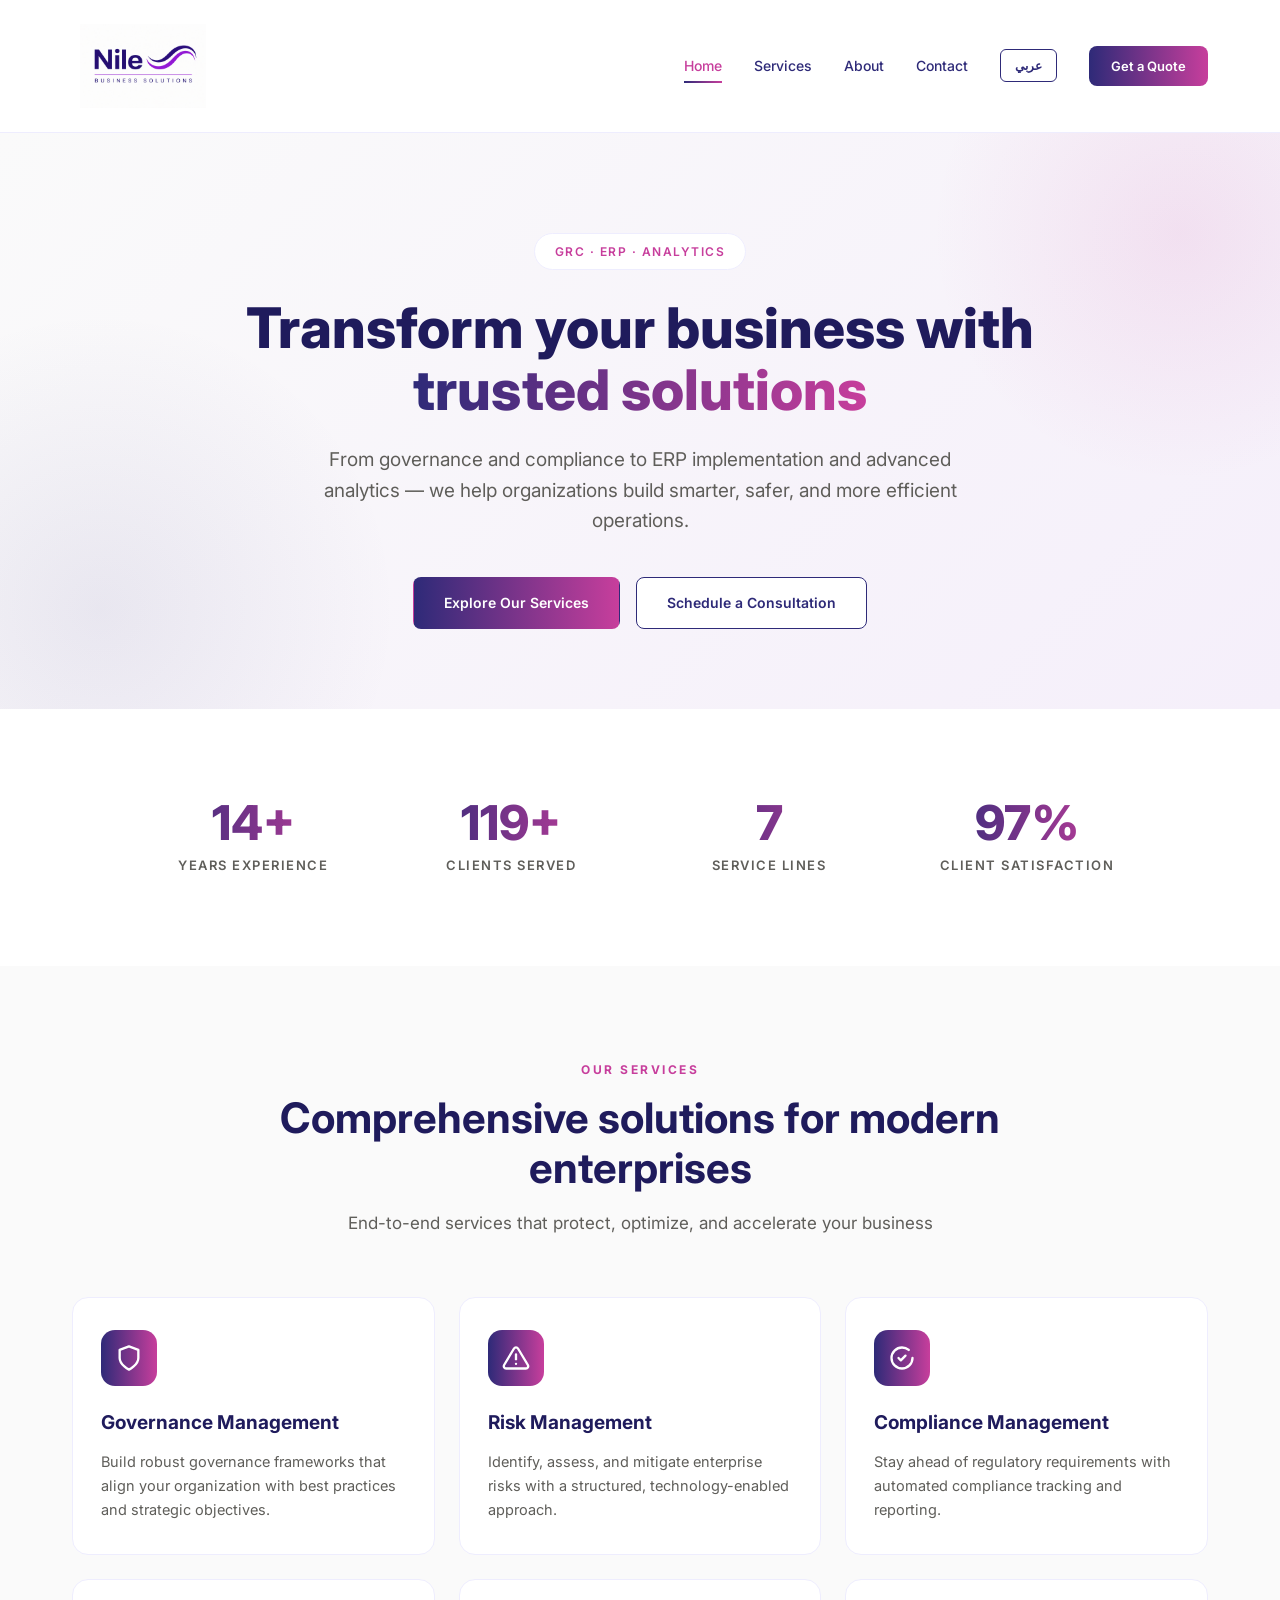
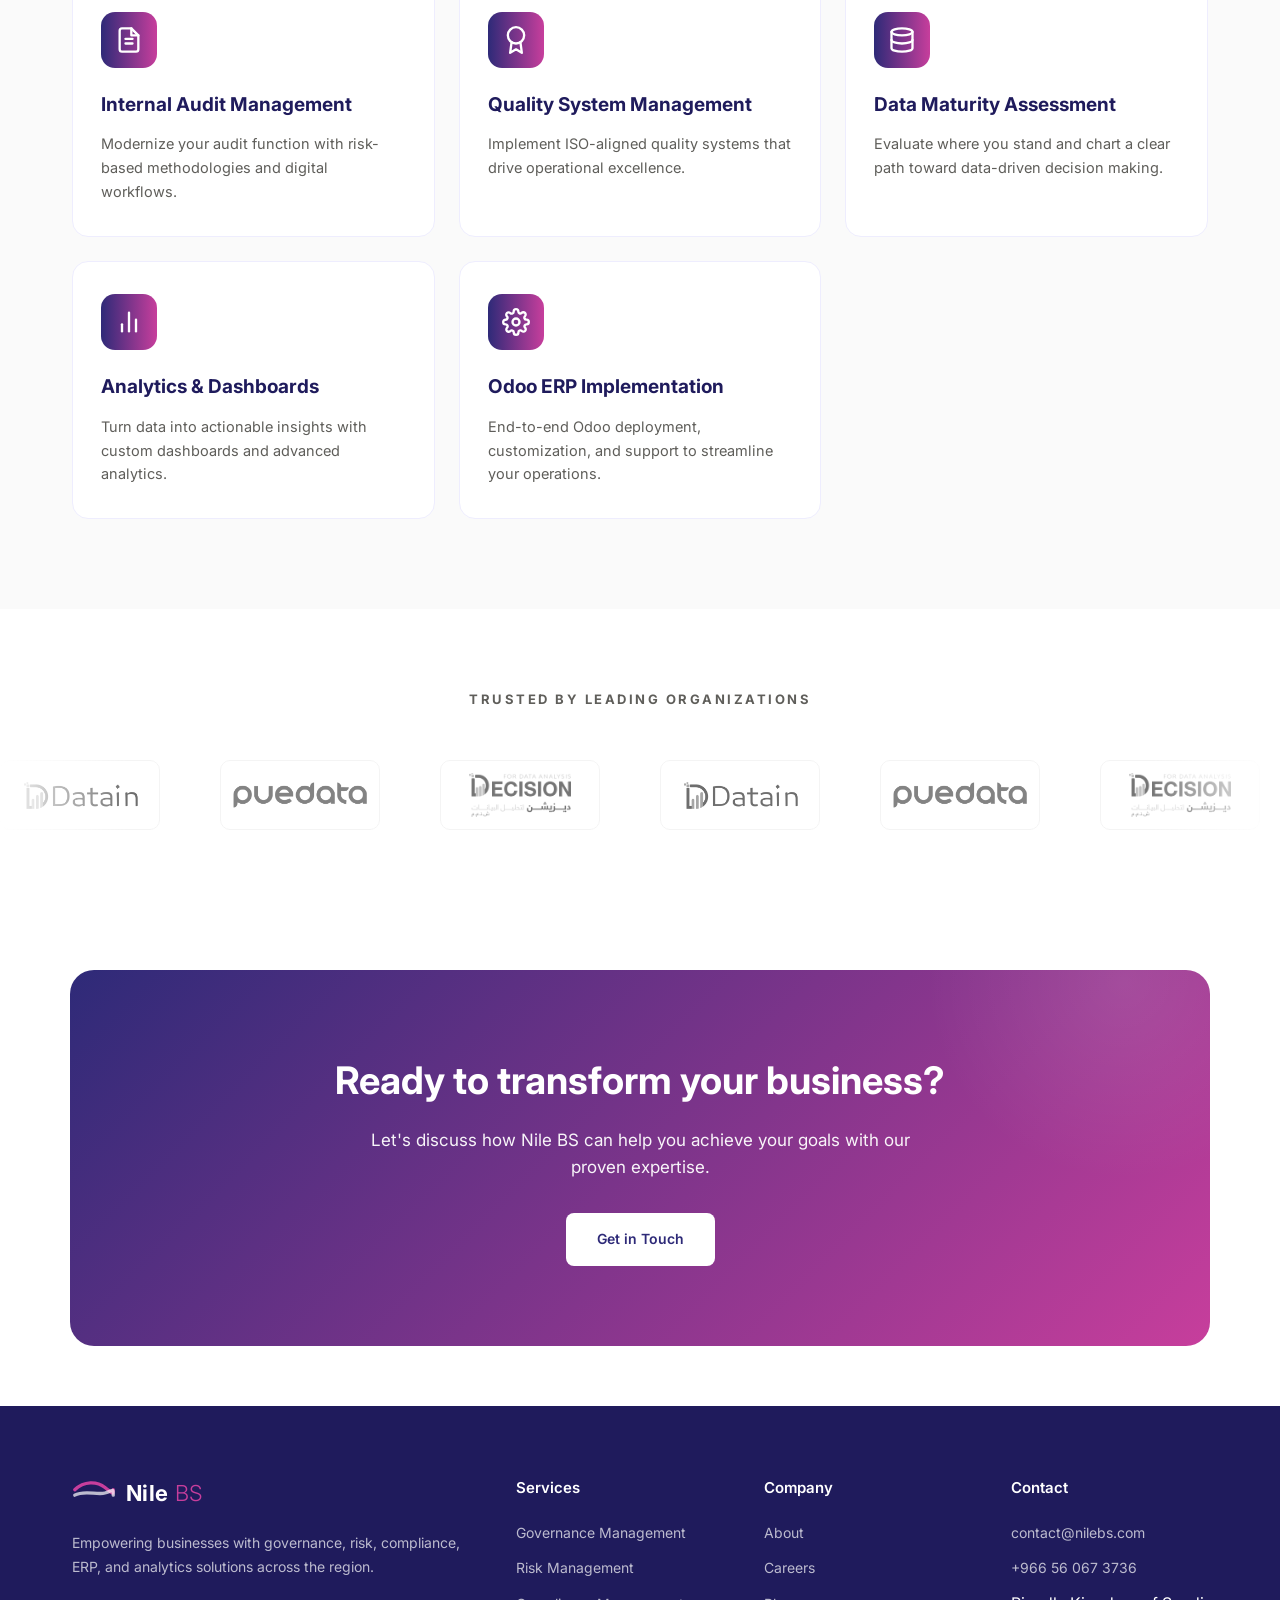
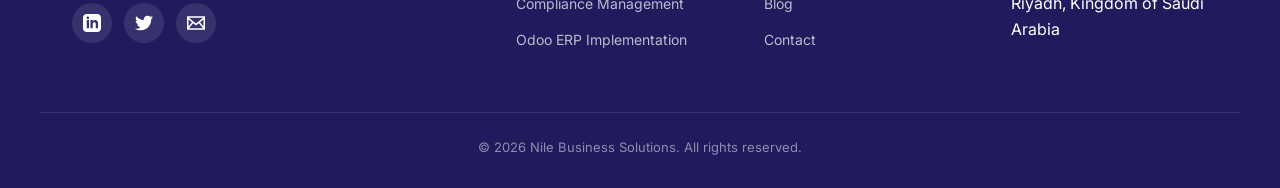
<file: index.html>
<!DOCTYPE html>
<html lang="en" dir="ltr">
<head>
<!-- Google tag (gtag.js) -->
<script async src="https://www.googletagmanager.com/gtag/js?id=G-LPM7H43KR4"></script>
<script>
  window.dataLayer = window.dataLayer || [];
  function gtag(){dataLayer.push(arguments);}
  gtag('js', new Date());

  gtag('config', 'G-LPM7H43KR4');
</script>
<meta charset="UTF-8">
<meta name="viewport" content="width=device-width, initial-scale=1.0">
<meta name="description" content="Nile Business Solutions — GRC, Odoo ERP, and Analytics solutions for modern enterprises.">
<title>Nile BS — Business Solutions for Modern Enterprises</title>
<link rel="preconnect" href="https://fonts.googleapis.com">
<link rel="preconnect" href="https://fonts.gstatic.com" crossorigin>
<link href="https://fonts.googleapis.com/css2?family=Inter:wght@300;400;500;600;700;800&family=Tajawal:wght@300;400;500;700;800&display=swap" rel="stylesheet">
<link rel="stylesheet" href="css/style.css">
<link rel="icon" type="image/svg+xml" href="images/favicon.svg">
</head>
<body>

<nav class="nav">
<div class="nav-container">
<a href="index.html" class="nav-logo">
<img src="images/logo.png" alt="Nile Business Solutions" style="height: 100px; width: auto; background: #fff; padding: 8px; border-radius: 8px;">
</a>
<div class="nav-menu">
<a href="index.html" class="nav-link active" data-i18n="nav.home">Home</a>
<a href="services.html" class="nav-link" data-i18n="nav.services">Services</a>
<a href="about.html" class="nav-link" data-i18n="nav.about">About</a>
<a href="contact.html" class="nav-link" data-i18n="nav.contact">Contact</a>
<button class="lang-switch">عربي</button>
<a href="contact.html" class="nav-cta" data-i18n="nav.cta">Get a Quote</a>
</div>
<button class="mobile-menu-btn" aria-label="Menu">
<span></span><span></span><span></span>
</button>
</div>
</nav>

<section class="hero">
<div class="container">
<span class="hero-tag" data-i18n="home.hero.tag">GRC · ERP · ANALYTICS</span>
<h1>
<span data-i18n="home.hero.title.part1">Transform your business with</span>
<span class="accent" data-i18n="home.hero.title.part2"> trusted solutions</span>
</h1>
<p data-i18n="home.hero.subtitle">From governance and compliance to ERP implementation and advanced analytics — we help organizations build smarter, safer, and more efficient operations.</p>
<div class="hero-buttons">
<a href="services.html" class="btn btn-primary" data-i18n="home.hero.cta1">Explore Our Services</a>
<a href="contact.html" class="btn btn-secondary" data-i18n="home.hero.cta2">Schedule a Consultation</a>
</div>
</div>
</section>

<section class="stats">
<div class="container">
<div class="stats-grid">
<div class="stat-item fade-in">
<div class="stat-num" data-target="15" data-suffix="+">15+</div>
<div class="stat-label" data-i18n="stats.years">Years Experience</div>
</div>
<div class="stat-item fade-in">
<div class="stat-num" data-target="120" data-suffix="+">120+</div>
<div class="stat-label" data-i18n="stats.clients">Clients Served</div>
</div>
<div class="stat-item fade-in">
<div class="stat-num" data-target="8">8</div>
<div class="stat-label" data-i18n="stats.services">Service Lines</div>
</div>
<div class="stat-item fade-in">
<div class="stat-num" data-target="98" data-suffix="%">98%</div>
<div class="stat-label" data-i18n="stats.satisfaction">Client Satisfaction</div>
</div>
</div>
</div>
</section>

<section class="section section-alt">
<div class="container">
<div class="section-title fade-in">
<span class="section-tag" data-i18n="services.tag">OUR SERVICES</span>
<h2 data-i18n="services.title">Comprehensive solutions for modern enterprises</h2>
<p data-i18n="services.subtitle">End-to-end services that protect, optimize, and accelerate your business</p>
</div>
<div class="services-grid">

<div class="service-card fade-in">
<div class="service-icon">
<svg viewBox="0 0 24 24" fill="none" stroke-width="2" stroke-linecap="round" stroke-linejoin="round"><path d="M12 22s8-4 8-10V5l-8-3-8 3v7c0 6 8 10 8 10z"/></svg>
</div>
<h3 data-i18n="services.governance.title">Governance Management</h3>
<p data-i18n="services.governance.desc">Build robust governance frameworks that align your organization with best practices and strategic objectives.</p>
</div>

<div class="service-card fade-in">
<div class="service-icon">
<svg viewBox="0 0 24 24" fill="none" stroke-width="2" stroke-linecap="round" stroke-linejoin="round"><path d="M10.29 3.86L1.82 18a2 2 0 0 0 1.71 3h16.94a2 2 0 0 0 1.71-3L13.71 3.86a2 2 0 0 0-3.42 0z"/><line x1="12" y1="9" x2="12" y2="13"/><line x1="12" y1="17" x2="12.01" y2="17"/></svg>
</div>
<h3 data-i18n="services.risk.title">Risk Management</h3>
<p data-i18n="services.risk.desc">Identify, assess, and mitigate enterprise risks with a structured, technology-enabled approach.</p>
</div>

<div class="service-card fade-in">
<div class="service-icon">
<svg viewBox="0 0 24 24" fill="none" stroke-width="2" stroke-linecap="round" stroke-linejoin="round"><path d="M9 12l2 2 4-4"/><path d="M21 12c0 4.97-4.03 9-9 9s-9-4.03-9-9 4.03-9 9-9c2.21 0 4.21.79 5.78 2.1"/></svg>
</div>
<h3 data-i18n="services.compliance.title">Compliance Management</h3>
<p data-i18n="services.compliance.desc">Stay ahead of regulatory requirements with automated compliance tracking and reporting.</p>
</div>

<div class="service-card fade-in">
<div class="service-icon">
<svg viewBox="0 0 24 24" fill="none" stroke-width="2" stroke-linecap="round" stroke-linejoin="round"><path d="M14 2H6a2 2 0 0 0-2 2v16a2 2 0 0 0 2 2h12a2 2 0 0 0 2-2V8z"/><polyline points="14 2 14 8 20 8"/><line x1="9" y1="15" x2="15" y2="15"/><line x1="9" y1="11" x2="15" y2="11"/></svg>
</div>
<h3 data-i18n="services.audit.title">Internal Audit Management</h3>
<p data-i18n="services.audit.desc">Modernize your audit function with risk-based methodologies and digital workflows.</p>
</div>

<div class="service-card fade-in">
<div class="service-icon">
<svg viewBox="0 0 24 24" fill="none" stroke-width="2" stroke-linecap="round" stroke-linejoin="round"><circle cx="12" cy="8" r="7"/><polyline points="8.21 13.89 7 23 12 20 17 23 15.79 13.88"/></svg>
</div>
<h3 data-i18n="services.quality.title">Quality System Management</h3>
<p data-i18n="services.quality.desc">Implement ISO-aligned quality systems that drive operational excellence.</p>
</div>

<div class="service-card fade-in">
<div class="service-icon">
<svg viewBox="0 0 24 24" fill="none" stroke-width="2" stroke-linecap="round" stroke-linejoin="round"><ellipse cx="12" cy="5" rx="9" ry="3"/><path d="M21 12c0 1.66-4 3-9 3s-9-1.34-9-3"/><path d="M3 5v14c0 1.66 4 3 9 3s9-1.34 9-3V5"/></svg>
</div>
<h3 data-i18n="services.maturity.title">Data Maturity Assessment</h3>
<p data-i18n="services.maturity.desc">Evaluate where you stand and chart a clear path toward data-driven decision making.</p>
</div>

<div class="service-card fade-in">
<div class="service-icon">
<svg viewBox="0 0 24 24" fill="none" stroke-width="2" stroke-linecap="round" stroke-linejoin="round"><line x1="18" y1="20" x2="18" y2="10"/><line x1="12" y1="20" x2="12" y2="4"/><line x1="6" y1="20" x2="6" y2="14"/></svg>
</div>
<h3 data-i18n="services.analytics.title">Analytics & Dashboards</h3>
<p data-i18n="services.analytics.desc">Turn data into actionable insights with custom dashboards and advanced analytics.</p>
</div>

<div class="service-card fade-in">
<div class="service-icon">
<svg viewBox="0 0 24 24" fill="none" stroke-width="2" stroke-linecap="round" stroke-linejoin="round"><circle cx="12" cy="12" r="3"/><path d="M19.4 15a1.65 1.65 0 0 0 .33 1.82l.06.06a2 2 0 0 1 0 2.83 2 2 0 0 1-2.83 0l-.06-.06a1.65 1.65 0 0 0-1.82-.33 1.65 1.65 0 0 0-1 1.51V21a2 2 0 0 1-2 2 2 2 0 0 1-2-2v-.09A1.65 1.65 0 0 0 9 19.4a1.65 1.65 0 0 0-1.82.33l-.06.06a2 2 0 0 1-2.83 0 2 2 0 0 1 0-2.83l.06-.06a1.65 1.65 0 0 0 .33-1.82 1.65 1.65 0 0 0-1.51-1H3a2 2 0 0 1-2-2 2 2 0 0 1 2-2h.09A1.65 1.65 0 0 0 4.6 9a1.65 1.65 0 0 0-.33-1.82l-.06-.06a2 2 0 0 1 0-2.83 2 2 0 0 1 2.83 0l.06.06a1.65 1.65 0 0 0 1.82.33H9a1.65 1.65 0 0 0 1-1.51V3a2 2 0 0 1 2-2 2 2 0 0 1 2 2v.09a1.65 1.65 0 0 0 1 1.51 1.65 1.65 0 0 0 1.82-.33l.06-.06a2 2 0 0 1 2.83 0 2 2 0 0 1 0 2.83l-.06.06a1.65 1.65 0 0 0-.33 1.82V9a1.65 1.65 0 0 0 1.51 1H21a2 2 0 0 1 2 2 2 2 0 0 1-2 2h-.09a1.65 1.65 0 0 0-1.51 1z"/></svg>
</div>
<h3 data-i18n="services.erp.title">Odoo ERP Implementation</h3>
<p data-i18n="services.erp.desc">End-to-end Odoo deployment, customization, and support to streamline your operations.</p>
</div>

</div>
</div>
</section>

<section class="customers">
<p class="customers-title" data-i18n="customers.title">TRUSTED BY LEADING ORGANIZATIONS</p>
<div class="logos-track-wrapper">
<div class="logos-track">
<div class="logo-item"><img src="images/clients/datain.png" alt="Datain"></div>
<div class="logo-item"><img src="images/clients/puedata.png" alt="puedata"></div>
<div class="logo-item"><img src="images/clients/decision.png" alt="Decision"></div>
<div class="logo-item"><img src="images/clients/datain.png" alt="Datain"></div>
<div class="logo-item"><img src="images/clients/puedata.png" alt="puedata"></div>
<div class="logo-item"><img src="images/clients/decision.png" alt="Decision"></div>
<div class="logo-item"><img src="images/clients/datain.png" alt="Datain"></div>
<div class="logo-item"><img src="images/clients/puedata.png" alt="puedata"></div>
<div class="logo-item"><img src="images/clients/decision.png" alt="Decision"></div>
<div class="logo-item"><img src="images/clients/datain.png" alt="Datain"></div>
<div class="logo-item"><img src="images/clients/puedata.png" alt="puedata"></div>
<div class="logo-item"><img src="images/clients/decision.png" alt="Decision"></div>
</div>
</div>
</section>

<div class="cta-section fade-in">
<h2 data-i18n="cta.title">Ready to transform your business?</h2>
<p data-i18n="cta.subtitle">Let's discuss how Nile BS can help you achieve your goals with our proven expertise.</p>
<a href="contact.html" class="btn btn-white" data-i18n="cta.button">Get in Touch</a>
</div>

<footer class="footer">
<div class="footer-grid">
<div>
<a href="index.html" class="nav-logo">
<svg viewBox="0 0 80 56" xmlns="http://www.w3.org/2000/svg" style="width: 44px; height: 32px;">
<path d="M 5 22 C 22 6, 45 6, 60 18 S 75 32, 75 22" stroke="#C73E9C" stroke-width="6" fill="none" stroke-linecap="round"/>
<path d="M 5 32 C 22 22, 45 32, 60 28 S 75 18, 75 32" stroke="#fff" stroke-width="6" fill="none" stroke-linecap="round" opacity="0.7"/>
</svg>
<span class="nav-logo-text" style="color: #fff;">Nile<span style="color: #C73E9C; font-weight: 300;"> BS</span></span>
</a>
<p class="footer-about" data-i18n="footer.about">Empowering businesses with governance, risk, compliance, ERP, and analytics solutions across the region.</p>
<div class="footer-social">
<a href="#" aria-label="LinkedIn"><svg viewBox="0 0 24 24"><path d="M19 0h-14c-2.761 0-5 2.239-5 5v14c0 2.761 2.239 5 5 5h14c2.762 0 5-2.239 5-5v-14c0-2.761-2.238-5-5-5zm-11 19h-3v-11h3v11zm-1.5-12.268c-.966 0-1.75-.79-1.75-1.764s.784-1.764 1.75-1.764 1.75.79 1.75 1.764-.783 1.764-1.75 1.764zm13.5 12.268h-3v-5.604c0-3.368-4-3.113-4 0v5.604h-3v-11h3v1.765c1.396-2.586 7-2.777 7 2.476v6.759z"/></svg></a>
<a href="#" aria-label="Twitter"><svg viewBox="0 0 24 24"><path d="M24 4.557c-.883.392-1.832.656-2.828.775 1.017-.609 1.798-1.574 2.165-2.724-.951.564-2.005.974-3.127 1.195-.897-.957-2.178-1.555-3.594-1.555-3.179 0-5.515 2.966-4.797 6.045-4.091-.205-7.719-2.165-10.148-5.144-1.29 2.213-.669 5.108 1.523 6.574-.806-.026-1.566-.247-2.229-.616-.054 2.281 1.581 4.415 3.949 4.89-.693.188-1.452.232-2.224.084.626 1.956 2.444 3.379 4.6 3.419-2.07 1.623-4.678 2.348-7.29 2.04 2.179 1.397 4.768 2.212 7.548 2.212 9.142 0 14.307-7.721 13.995-14.646.962-.695 1.797-1.562 2.457-2.549z"/></svg></a>
<a href="#" aria-label="Email"><svg viewBox="0 0 24 24"><path d="M0 3v18h24v-18h-24zm6.623 7.929l-4.623 5.712v-9.458l4.623 3.746zm-4.141-5.929h19.035l-9.517 7.713-9.518-7.713zm5.694 7.188l3.824 3.099 3.83-3.104 5.612 6.817h-18.779l5.513-6.812zm9.208-1.264l4.616-3.741v9.348l-4.616-5.607z"/></svg></a>
</div>
</div>
<div>
<h4 data-i18n="footer.services">Services</h4>
<ul>
<li><a href="services.html" data-i18n="services.governance.title">Governance</a></li>
<li><a href="services.html" data-i18n="services.risk.title">Risk Management</a></li>
<li><a href="services.html" data-i18n="services.compliance.title">Compliance</a></li>
<li><a href="services.html" data-i18n="services.erp.title">Odoo ERP</a></li>
</ul>
</div>
<div>
<h4 data-i18n="footer.company">Company</h4>
<ul>
<li><a href="about.html" data-i18n="nav.about">About</a></li>
<li><a href="#" data-i18n="footer.careers">Careers</a></li>
<li><a href="#" data-i18n="footer.blog">Blog</a></li>
<li><a href="contact.html" data-i18n="nav.contact">Contact</a></li>
</ul>
</div>
<div>
<h4 data-i18n="footer.contact">Contact</h4>
<ul>
<li><a href="mailto:contact@nilebs.com">contact@nilebs.com</a></li>
<li><a href="tel:+966560673736">+966 56 067 3736</a></li>
<li><span data-i18n="contact.address.value">Riyadh, KSA</span></li>
</ul>
</div>
</div>
<div class="footer-bottom">
<span data-i18n="footer.rights">© 2026 Nile Business Solutions. All rights reserved.</span>
</div>
</footer>

<script src="locales/translations.js"></script>
<script src="js/main.js"></script>
</body>
</html>
</file>
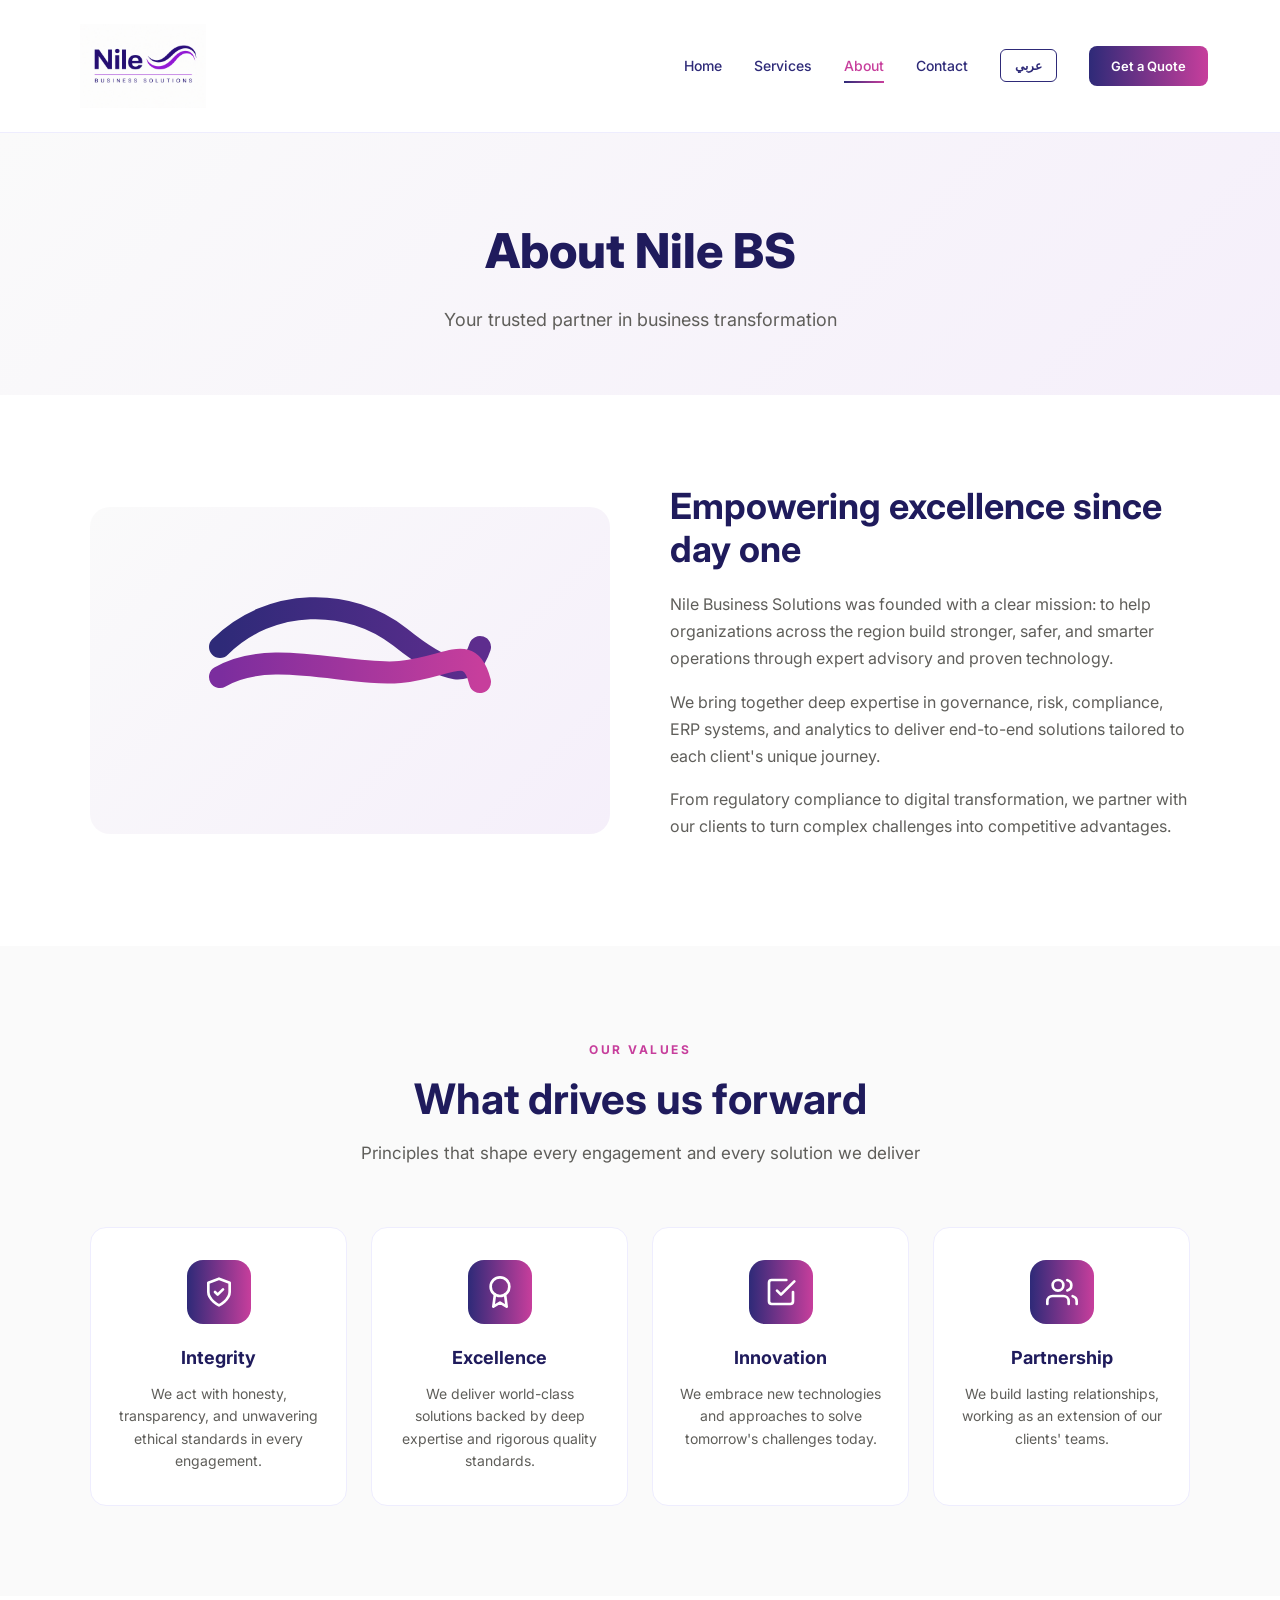
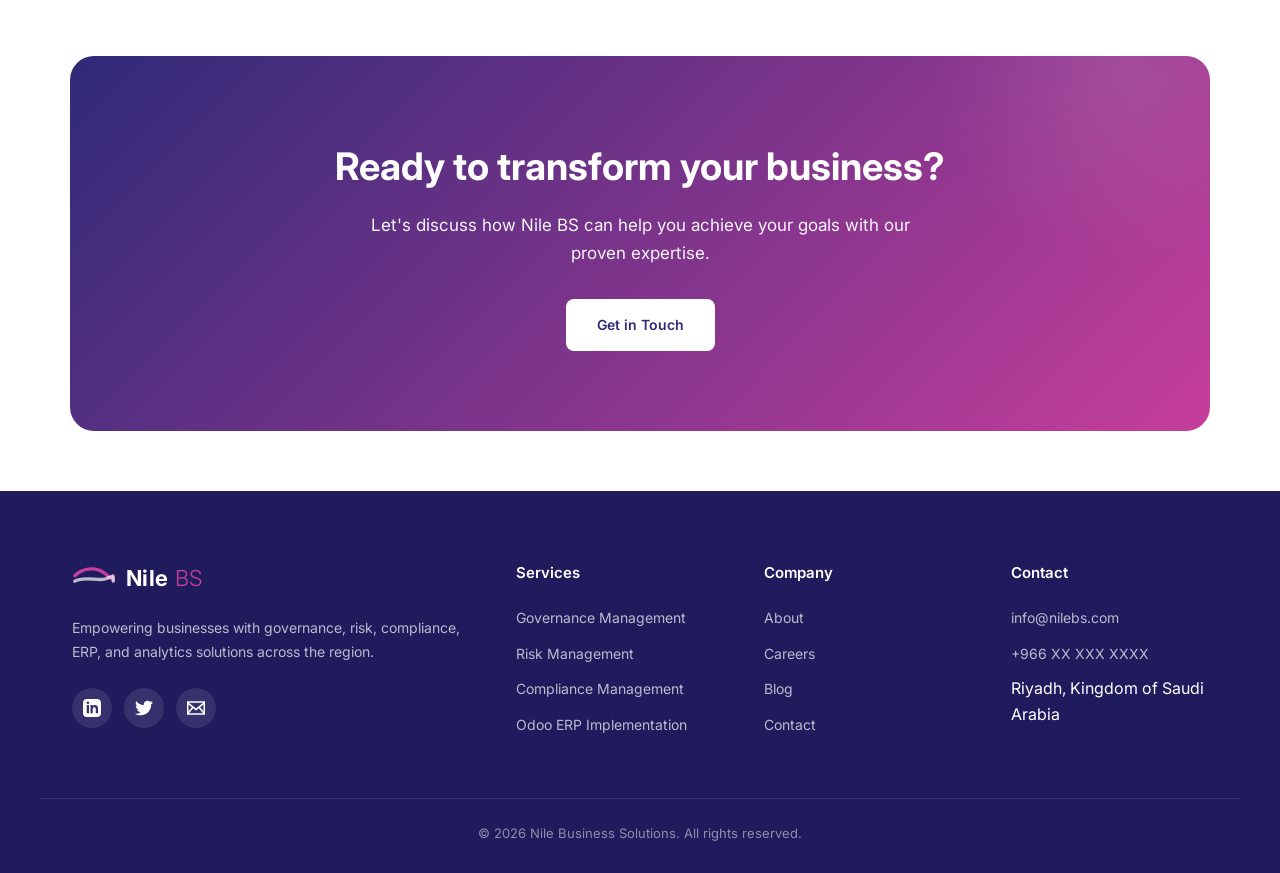
<file: about.html>
<!DOCTYPE html>
<html lang="en" dir="ltr">
<head>
<!-- Google tag (gtag.js) -->
<script async src="https://www.googletagmanager.com/gtag/js?id=G-LPM7H43KR4"></script>
<script>
  window.dataLayer = window.dataLayer || [];
  function gtag(){dataLayer.push(arguments);}
  gtag('js', new Date());

  gtag('config', 'G-LPM7H43KR4');
</script>
<meta charset="UTF-8">
<meta name="viewport" content="width=device-width, initial-scale=1.0">
<meta name="description" content="Learn about Nile Business Solutions — our story, values, and commitment to excellence in business consulting.">
<title>About — Nile Business Solutions</title>
<link rel="preconnect" href="https://fonts.googleapis.com">
<link rel="preconnect" href="https://fonts.gstatic.com" crossorigin>
<link href="https://fonts.googleapis.com/css2?family=Inter:wght@300;400;500;600;700;800&family=Tajawal:wght@300;400;500;700;800&display=swap" rel="stylesheet">
<link rel="stylesheet" href="css/style.css">
<link rel="icon" type="image/svg+xml" href="images/favicon.svg">
</head>
<body>

<nav class="nav">
<div class="nav-container">
<a href="index.html" class="nav-logo">
<img src="images/logo.png" alt="Nile Business Solutions" style="height: 100px; width: auto; background: #fff; padding: 8px; border-radius: 8px;">
</a>
<div class="nav-menu">
<a href="index.html" class="nav-link" data-i18n="nav.home">Home</a>
<a href="services.html" class="nav-link" data-i18n="nav.services">Services</a>
<a href="about.html" class="nav-link active" data-i18n="nav.about">About</a>
<a href="contact.html" class="nav-link" data-i18n="nav.contact">Contact</a>
<button class="lang-switch">عربي</button>
<a href="contact.html" class="nav-cta" data-i18n="nav.cta">Get a Quote</a>
</div>
<button class="mobile-menu-btn" aria-label="Menu">
<span></span><span></span><span></span>
</button>
</div>
</nav>

<section class="page-hero">
<div class="container">
<h1 data-i18n="about.hero.title">About Nile BS</h1>
<p data-i18n="about.hero.subtitle">Your trusted partner in business transformation</p>
</div>
</section>

<section class="section">
<div class="container">
<div class="about-grid">
<div class="about-image fade-in">
<svg viewBox="0 0 300 200" xmlns="http://www.w3.org/2000/svg">
<defs>
<linearGradient id="aboutWave1" x1="0%" y1="0%" x2="100%" y2="0%">
<stop offset="0%" stop-color="#2E2A78"/><stop offset="100%" stop-color="#5E2D8E"/>
</linearGradient>
<linearGradient id="aboutWave2" x1="0%" y1="0%" x2="100%" y2="0%">
<stop offset="0%" stop-color="#7B2D9E"/><stop offset="100%" stop-color="#C73E9C"/>
</linearGradient>
</defs>
<path d="M 20 80 C 70 30, 150 30, 200 70 S 270 110, 280 80" stroke="url(#aboutWave1)" stroke-width="22" fill="none" stroke-linecap="round"/>
<path d="M 20 110 C 70 80, 150 110, 200 105 S 270 75, 280 115" stroke="url(#aboutWave2)" stroke-width="22" fill="none" stroke-linecap="round"/>
</svg>
</div>
<div class="about-text fade-in">
<h2 data-i18n="about.story.title">Empowering excellence since day one</h2>
<p data-i18n="about.story.p1">Nile Business Solutions was founded with a clear mission: to help organizations across the region build stronger, safer, and smarter operations through expert advisory and proven technology.</p>
<p data-i18n="about.story.p2">We bring together deep expertise in governance, risk, compliance, ERP systems, and analytics to deliver end-to-end solutions tailored to each client's unique journey.</p>
<p data-i18n="about.story.p3">From regulatory compliance to digital transformation, we partner with our clients to turn complex challenges into competitive advantages.</p>
</div>
</div>
</div>
</section>

<section class="section section-alt">
<div class="container">
<div class="section-title fade-in">
<span class="section-tag" data-i18n="about.values.tag">OUR VALUES</span>
<h2 data-i18n="about.values.title">What drives us forward</h2>
<p data-i18n="about.values.subtitle">Principles that shape every engagement and every solution we deliver</p>
</div>
<div class="values-grid">

<div class="value-card fade-in">
<div class="value-icon">
<svg viewBox="0 0 24 24" fill="none" stroke-width="2" stroke-linecap="round" stroke-linejoin="round"><path d="M12 22s8-4 8-10V5l-8-3-8 3v7c0 6 8 10 8 10z"/><polyline points="9 12 11 14 15 10"/></svg>
</div>
<h3 data-i18n="about.values.integrity.title">Integrity</h3>
<p data-i18n="about.values.integrity.desc">We act with honesty, transparency, and unwavering ethical standards in every engagement.</p>
</div>

<div class="value-card fade-in">
<div class="value-icon">
<svg viewBox="0 0 24 24" fill="none" stroke-width="2" stroke-linecap="round" stroke-linejoin="round"><circle cx="12" cy="8" r="7"/><polyline points="8.21 13.89 7 23 12 20 17 23 15.79 13.88"/></svg>
</div>
<h3 data-i18n="about.values.excellence.title">Excellence</h3>
<p data-i18n="about.values.excellence.desc">We deliver world-class solutions backed by deep expertise and rigorous quality standards.</p>
</div>

<div class="value-card fade-in">
<div class="value-icon">
<svg viewBox="0 0 24 24" fill="none" stroke-width="2" stroke-linecap="round" stroke-linejoin="round"><path d="M9 11l3 3L22 4"/><path d="M21 12v7a2 2 0 0 1-2 2H5a2 2 0 0 1-2-2V5a2 2 0 0 1 2-2h11"/></svg>
</div>
<h3 data-i18n="about.values.innovation.title">Innovation</h3>
<p data-i18n="about.values.innovation.desc">We embrace new technologies and approaches to solve tomorrow's challenges today.</p>
</div>

<div class="value-card fade-in">
<div class="value-icon">
<svg viewBox="0 0 24 24" fill="none" stroke-width="2" stroke-linecap="round" stroke-linejoin="round"><path d="M17 21v-2a4 4 0 0 0-4-4H5a4 4 0 0 0-4 4v2"/><circle cx="9" cy="7" r="4"/><path d="M23 21v-2a4 4 0 0 0-3-3.87"/><path d="M16 3.13a4 4 0 0 1 0 7.75"/></svg>
</div>
<h3 data-i18n="about.values.partnership.title">Partnership</h3>
<p data-i18n="about.values.partnership.desc">We build lasting relationships, working as an extension of our clients' teams.</p>
</div>

</div>
</div>
</section>

<div class="cta-section fade-in">
<h2 data-i18n="cta.title">Ready to transform your business?</h2>
<p data-i18n="cta.subtitle">Let's discuss how Nile BS can help you achieve your goals with our proven expertise.</p>
<a href="contact.html" class="btn btn-white" data-i18n="cta.button">Get in Touch</a>
</div>

<footer class="footer">
<div class="footer-grid">
<div>
<a href="index.html" class="nav-logo">
<svg viewBox="0 0 80 56" xmlns="http://www.w3.org/2000/svg" style="width: 44px; height: 32px;">
<path d="M 5 22 C 22 6, 45 6, 60 18 S 75 32, 75 22" stroke="#C73E9C" stroke-width="6" fill="none" stroke-linecap="round"/>
<path d="M 5 32 C 22 22, 45 32, 60 28 S 75 18, 75 32" stroke="#fff" stroke-width="6" fill="none" stroke-linecap="round" opacity="0.7"/>
</svg>
<span class="nav-logo-text" style="color: #fff;">Nile<span style="color: #C73E9C; font-weight: 300;"> BS</span></span>
</a>
<p class="footer-about" data-i18n="footer.about">Empowering businesses with governance, risk, compliance, ERP, and analytics solutions across the region.</p>
<div class="footer-social">
<a href="#" aria-label="LinkedIn"><svg viewBox="0 0 24 24"><path d="M19 0h-14c-2.761 0-5 2.239-5 5v14c0 2.761 2.239 5 5 5h14c2.762 0 5-2.239 5-5v-14c0-2.761-2.238-5-5-5zm-11 19h-3v-11h3v11zm-1.5-12.268c-.966 0-1.75-.79-1.75-1.764s.784-1.764 1.75-1.764 1.75.79 1.75 1.764-.783 1.764-1.75 1.764zm13.5 12.268h-3v-5.604c0-3.368-4-3.113-4 0v5.604h-3v-11h3v1.765c1.396-2.586 7-2.777 7 2.476v6.759z"/></svg></a>
<a href="#" aria-label="Twitter"><svg viewBox="0 0 24 24"><path d="M24 4.557c-.883.392-1.832.656-2.828.775 1.017-.609 1.798-1.574 2.165-2.724-.951.564-2.005.974-3.127 1.195-.897-.957-2.178-1.555-3.594-1.555-3.179 0-5.515 2.966-4.797 6.045-4.091-.205-7.719-2.165-10.148-5.144-1.29 2.213-.669 5.108 1.523 6.574-.806-.026-1.566-.247-2.229-.616-.054 2.281 1.581 4.415 3.949 4.89-.693.188-1.452.232-2.224.084.626 1.956 2.444 3.379 4.6 3.419-2.07 1.623-4.678 2.348-7.29 2.04 2.179 1.397 4.768 2.212 7.548 2.212 9.142 0 14.307-7.721 13.995-14.646.962-.695 1.797-1.562 2.457-2.549z"/></svg></a>
<a href="#" aria-label="Email"><svg viewBox="0 0 24 24"><path d="M0 3v18h24v-18h-24zm6.623 7.929l-4.623 5.712v-9.458l4.623 3.746zm-4.141-5.929h19.035l-9.517 7.713-9.518-7.713zm5.694 7.188l3.824 3.099 3.83-3.104 5.612 6.817h-18.779l5.513-6.812zm9.208-1.264l4.616-3.741v9.348l-4.616-5.607z"/></svg></a>
</div>
</div>
<div>
<h4 data-i18n="footer.services">Services</h4>
<ul>
<li><a href="services.html" data-i18n="services.governance.title">Governance</a></li>
<li><a href="services.html" data-i18n="services.risk.title">Risk Management</a></li>
<li><a href="services.html" data-i18n="services.compliance.title">Compliance</a></li>
<li><a href="services.html" data-i18n="services.erp.title">Odoo ERP</a></li>
</ul>
</div>
<div>
<h4 data-i18n="footer.company">Company</h4>
<ul>
<li><a href="about.html" data-i18n="nav.about">About</a></li>
<li><a href="#" data-i18n="footer.careers">Careers</a></li>
<li><a href="#" data-i18n="footer.blog">Blog</a></li>
<li><a href="contact.html" data-i18n="nav.contact">Contact</a></li>
</ul>
</div>
<div>
<h4 data-i18n="footer.contact">Contact</h4>
<ul>
<li><a href="mailto:info@nilebs.com">info@nilebs.com</a></li>
<li><a href="tel:+966000000000">+966 XX XXX XXXX</a></li>
<li><span data-i18n="contact.address.value">Riyadh, KSA</span></li>
</ul>
</div>
</div>
<div class="footer-bottom">
<span data-i18n="footer.rights">© 2026 Nile Business Solutions. All rights reserved.</span>
</div>
</footer>

<script src="locales/translations.js"></script>
<script src="js/main.js"></script>
</body>
</html>
</file>
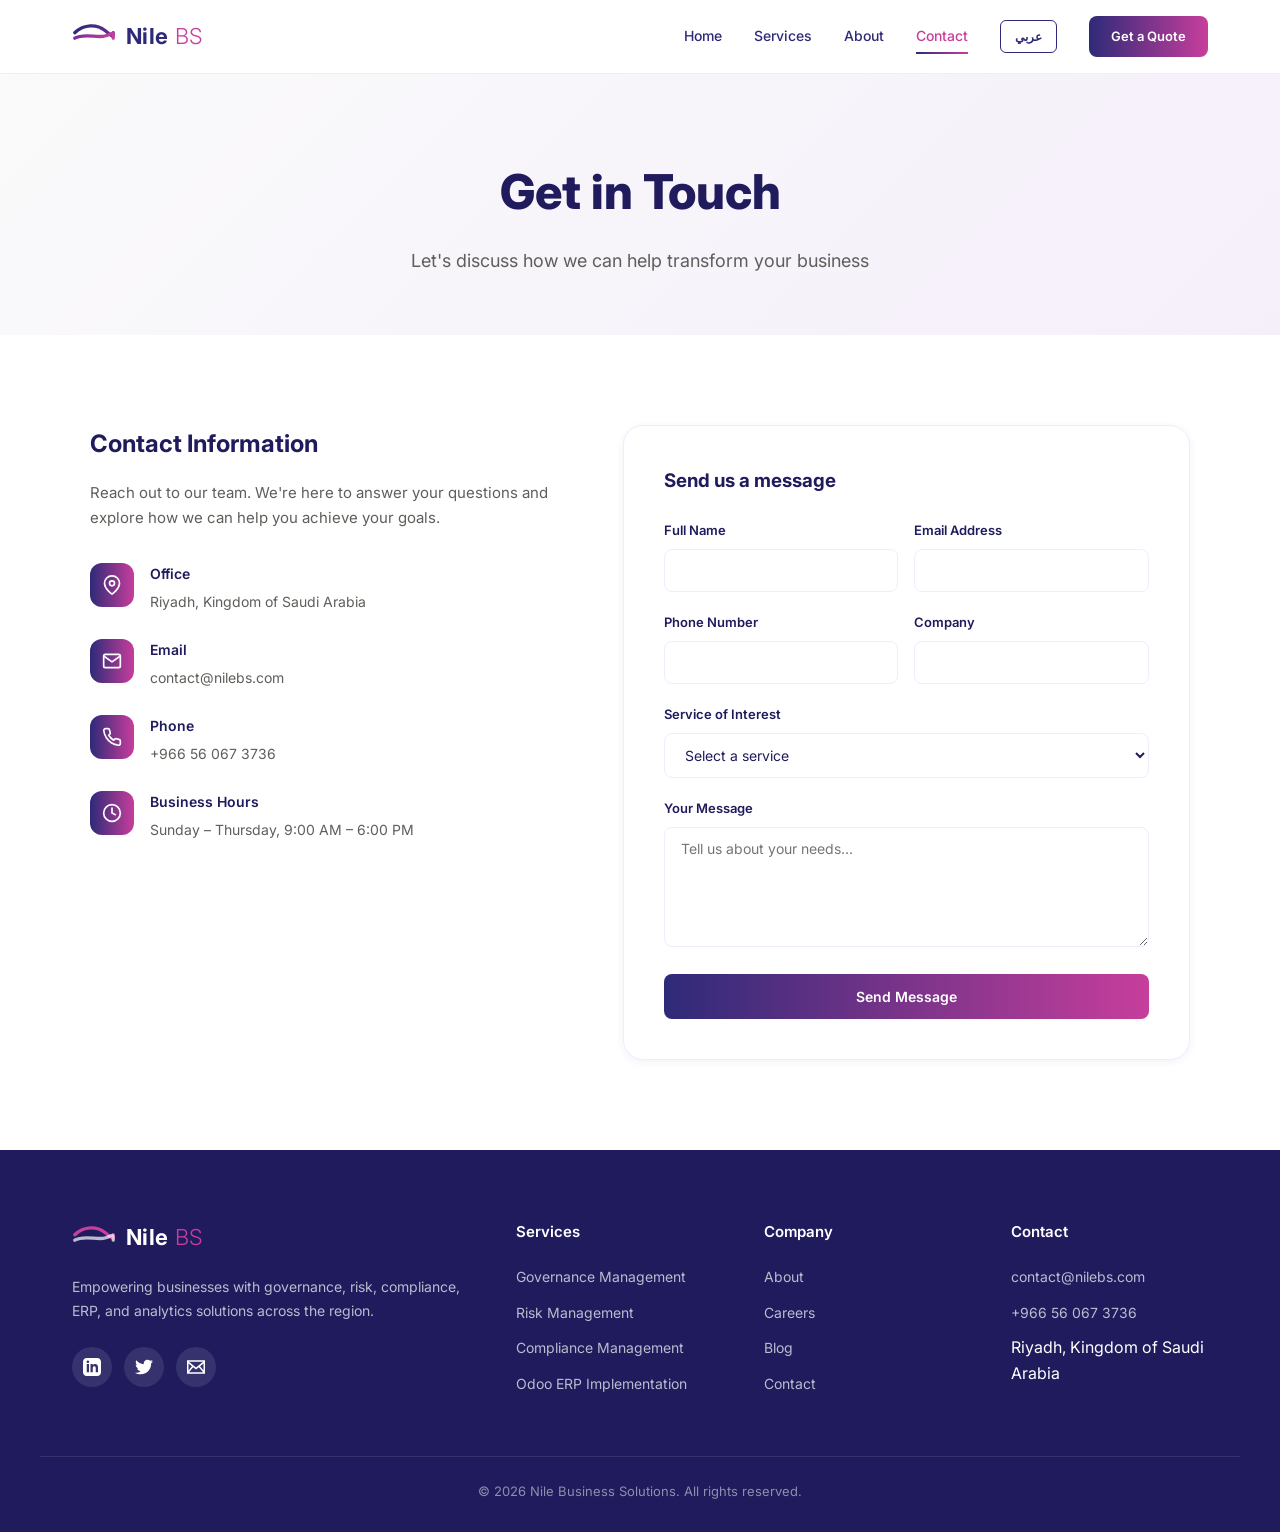
<file: contact.html>
<!DOCTYPE html>
<html lang="en" dir="ltr">
<head>
<meta charset="UTF-8">
<meta name="viewport" content="width=device-width, initial-scale=1.0">
<meta name="description" content="Contact Nile Business Solutions — get in touch for consulting, ERP, and analytics services.">
<title>Contact — Nile Business Solutions</title>
<link rel="preconnect" href="https://fonts.googleapis.com">
<link rel="preconnect" href="https://fonts.gstatic.com" crossorigin>
<link href="https://fonts.googleapis.com/css2?family=Inter:wght@300;400;500;600;700;800&family=Tajawal:wght@300;400;500;700;800&display=swap" rel="stylesheet">
<link rel="stylesheet" href="css/style.css">
<link rel="icon" type="image/svg+xml" href="images/favicon.svg">
</head>
<body>

<nav class="nav">
<div class="nav-container">
<a href="index.html" class="nav-logo">
<svg viewBox="0 0 80 56" xmlns="http://www.w3.org/2000/svg">
<defs>
<linearGradient id="topR" x1="0%" y1="0%" x2="100%" y2="0%">
<stop offset="0%" stop-color="#2E2A78"/><stop offset="100%" stop-color="#5E2D8E"/>
</linearGradient>
<linearGradient id="botR" x1="0%" y1="0%" x2="100%" y2="0%">
<stop offset="0%" stop-color="#7B2D9E"/><stop offset="100%" stop-color="#C73E9C"/>
</linearGradient>
</defs>
<path d="M 5 22 C 22 6, 45 6, 60 18 S 75 32, 75 22" stroke="url(#topR)" stroke-width="6" fill="none" stroke-linecap="round"/>
<path d="M 5 32 C 22 22, 45 32, 60 28 S 75 18, 75 32" stroke="url(#botR)" stroke-width="6" fill="none" stroke-linecap="round"/>
</svg>
<span class="nav-logo-text">Nile<span class="bs"> BS</span></span>
</a>
<div class="nav-menu">
<a href="index.html" class="nav-link" data-i18n="nav.home">Home</a>
<a href="services.html" class="nav-link" data-i18n="nav.services">Services</a>
<a href="about.html" class="nav-link" data-i18n="nav.about">About</a>
<a href="contact.html" class="nav-link active" data-i18n="nav.contact">Contact</a>
<button class="lang-switch">عربي</button>
<a href="contact.html" class="nav-cta" data-i18n="nav.cta">Get a Quote</a>
</div>
<button class="mobile-menu-btn" aria-label="Menu">
<span></span><span></span><span></span>
</button>
</div>
</nav>

<section class="page-hero">
<div class="container">
<h1 data-i18n="contact.hero.title">Get in Touch</h1>
<p data-i18n="contact.hero.subtitle">Let's discuss how we can help transform your business</p>
</div>
</section>

<section class="section">
<div class="container">
<div class="contact-grid">

<div class="contact-info fade-in">
<h3 data-i18n="contact.info.title">Contact Information</h3>
<p data-i18n="contact.info.desc">Reach out to our team. We're here to answer your questions and explore how we can help you achieve your goals.</p>

<div class="contact-item">
<div class="contact-item-icon">
<svg viewBox="0 0 24 24" fill="none" stroke-width="2" stroke-linecap="round" stroke-linejoin="round"><path d="M21 10c0 7-9 13-9 13s-9-6-9-13a9 9 0 0 1 18 0z"/><circle cx="12" cy="10" r="3"/></svg>
</div>
<div class="contact-item-content">
<strong data-i18n="contact.address.label">Office</strong>
<span data-i18n="contact.address.value">Riyadh, Kingdom of Saudi Arabia</span>
</div>
</div>

<div class="contact-item">
<div class="contact-item-icon">
<svg viewBox="0 0 24 24" fill="none" stroke-width="2" stroke-linecap="round" stroke-linejoin="round"><path d="M4 4h16c1.1 0 2 .9 2 2v12c0 1.1-.9 2-2 2H4c-1.1 0-2-.9-2-2V6c0-1.1.9-2 2-2z"/><polyline points="22,6 12,13 2,6"/></svg>
</div>
<div class="contact-item-content">
<strong data-i18n="contact.email.label">Email</strong>
<a href="mailto:contact@nilebs.com">contact@nilebs.com</a>
</div>
</div>

<div class="contact-item">
<div class="contact-item-icon">
<svg viewBox="0 0 24 24" fill="none" stroke-width="2" stroke-linecap="round" stroke-linejoin="round"><path d="M22 16.92v3a2 2 0 0 1-2.18 2 19.79 19.79 0 0 1-8.63-3.07 19.5 19.5 0 0 1-6-6 19.79 19.79 0 0 1-3.07-8.67A2 2 0 0 1 4.11 2h3a2 2 0 0 1 2 1.72 12.84 12.84 0 0 0 .7 2.81 2 2 0 0 1-.45 2.11L8.09 9.91a16 16 0 0 0 6 6l1.27-1.27a2 2 0 0 1 2.11-.45 12.84 12.84 0 0 0 2.81.7A2 2 0 0 1 22 16.92z"/></svg>
</div>
<div class="contact-item-content">
<strong data-i18n="contact.phone.label">Phone</strong>
<a href="tel:+966560673736">+966 56 067 3736</a>
</div>
</div>

<div class="contact-item">
<div class="contact-item-icon">
<svg viewBox="0 0 24 24" fill="none" stroke-width="2" stroke-linecap="round" stroke-linejoin="round"><circle cx="12" cy="12" r="10"/><polyline points="12 6 12 12 16 14"/></svg>
</div>
<div class="contact-item-content">
<strong data-i18n="contact.hours.label">Business Hours</strong>
<span data-i18n="contact.hours.value">Sunday – Thursday, 9:00 AM – 6:00 PM</span>
</div>
</div>
</div>

<div class="contact-form fade-in">
<form action="https://api.web3forms.com/submit" method="POST">
<input type="hidden" name="access_key" value="5de6b307-363e-488e-aebe-9e4d00137c64">
<input type="hidden" name="subject" value="New Contact Form Submission - Nile BS Website">
<input type="hidden" name="from_name" value="Nile BS Website">
<input type="checkbox" name="botcheck" style="display:none;">

<h3 style="margin-bottom: 24px; color: #1F1B5C;" data-i18n="contact.form.title">Send us a message</h3>

<div class="form-row">
<div class="form-group">
<label data-i18n="contact.form.name">Full Name</label>
<input type="text" name="name" required>
</div>
<div class="form-group">
<label data-i18n="contact.form.email">Email Address</label>
<input type="email" name="email" required>
</div>
</div>

<div class="form-row">
<div class="form-group">
<label data-i18n="contact.form.phone">Phone Number</label>
<input type="tel" name="phone">
</div>
<div class="form-group">
<label data-i18n="contact.form.company">Company</label>
<input type="text" name="company">
</div>
</div>

<div class="form-group">
<label data-i18n="contact.form.service">Service of Interest</label>
<select name="service">
<option value="" data-i18n="contact.form.service.placeholder">Select a service</option>
<option value="governance" data-i18n="services.governance.title">Governance Management</option>
<option value="risk" data-i18n="services.risk.title">Risk Management</option>
<option value="compliance" data-i18n="services.compliance.title">Compliance Management</option>
<option value="audit" data-i18n="services.audit.title">Internal Audit Management</option>
<option value="quality" data-i18n="services.quality.title">Quality System Management</option>
<option value="maturity" data-i18n="services.maturity.title">Data Maturity Assessment</option>
<option value="analytics" data-i18n="services.analytics.title">Analytics & Dashboards</option>
<option value="erp" data-i18n="services.erp.title">Odoo ERP Implementation</option>
</select>
</div>

<div class="form-group">
<label data-i18n="contact.form.message">Your Message</label>
<textarea name="message" rows="5" data-i18n-placeholder="contact.form.message.placeholder" required></textarea>
</div>

<button type="submit" class="form-submit" data-i18n="contact.form.submit">Send Message</button>
</form>
</div>

</div>
</div>
</section>

<footer class="footer">
<div class="footer-grid">
<div>
<a href="index.html" class="nav-logo">
<svg viewBox="0 0 80 56" xmlns="http://www.w3.org/2000/svg" style="width: 44px; height: 32px;">
<path d="M 5 22 C 22 6, 45 6, 60 18 S 75 32, 75 22" stroke="#C73E9C" stroke-width="6" fill="none" stroke-linecap="round"/>
<path d="M 5 32 C 22 22, 45 32, 60 28 S 75 18, 75 32" stroke="#fff" stroke-width="6" fill="none" stroke-linecap="round" opacity="0.7"/>
</svg>
<span class="nav-logo-text" style="color: #fff;">Nile<span style="color: #C73E9C; font-weight: 300;"> BS</span></span>
</a>
<p class="footer-about" data-i18n="footer.about">Empowering businesses with governance, risk, compliance, ERP, and analytics solutions across the region.</p>
<div class="footer-social">
<a href="#" aria-label="LinkedIn"><svg viewBox="0 0 24 24"><path d="M19 0h-14c-2.761 0-5 2.239-5 5v14c0 2.761 2.239 5 5 5h14c2.762 0 5-2.239 5-5v-14c0-2.761-2.238-5-5-5zm-11 19h-3v-11h3v11zm-1.5-12.268c-.966 0-1.75-.79-1.75-1.764s.784-1.764 1.75-1.764 1.75.79 1.75 1.764-.783 1.764-1.75 1.764zm13.5 12.268h-3v-5.604c0-3.368-4-3.113-4 0v5.604h-3v-11h3v1.765c1.396-2.586 7-2.777 7 2.476v6.759z"/></svg></a>
<a href="#" aria-label="Twitter"><svg viewBox="0 0 24 24"><path d="M24 4.557c-.883.392-1.832.656-2.828.775 1.017-.609 1.798-1.574 2.165-2.724-.951.564-2.005.974-3.127 1.195-.897-.957-2.178-1.555-3.594-1.555-3.179 0-5.515 2.966-4.797 6.045-4.091-.205-7.719-2.165-10.148-5.144-1.29 2.213-.669 5.108 1.523 6.574-.806-.026-1.566-.247-2.229-.616-.054 2.281 1.581 4.415 3.949 4.89-.693.188-1.452.232-2.224.084.626 1.956 2.444 3.379 4.6 3.419-2.07 1.623-4.678 2.348-7.29 2.04 2.179 1.397 4.768 2.212 7.548 2.212 9.142 0 14.307-7.721 13.995-14.646.962-.695 1.797-1.562 2.457-2.549z"/></svg></a>
<a href="#" aria-label="Email"><svg viewBox="0 0 24 24"><path d="M0 3v18h24v-18h-24zm6.623 7.929l-4.623 5.712v-9.458l4.623 3.746zm-4.141-5.929h19.035l-9.517 7.713-9.518-7.713zm5.694 7.188l3.824 3.099 3.83-3.104 5.612 6.817h-18.779l5.513-6.812zm9.208-1.264l4.616-3.741v9.348l-4.616-5.607z"/></svg></a>
</div>
</div>
<div>
<h4 data-i18n="footer.services">Services</h4>
<ul>
<li><a href="services.html" data-i18n="services.governance.title">Governance</a></li>
<li><a href="services.html" data-i18n="services.risk.title">Risk Management</a></li>
<li><a href="services.html" data-i18n="services.compliance.title">Compliance</a></li>
<li><a href="services.html" data-i18n="services.erp.title">Odoo ERP</a></li>
</ul>
</div>
<div>
<h4 data-i18n="footer.company">Company</h4>
<ul>
<li><a href="about.html" data-i18n="nav.about">About</a></li>
<li><a href="#" data-i18n="footer.careers">Careers</a></li>
<li><a href="#" data-i18n="footer.blog">Blog</a></li>
<li><a href="contact.html" data-i18n="nav.contact">Contact</a></li>
</ul>
</div>
<div>
<h4 data-i18n="footer.contact">Contact</h4>
<ul>
<li><a href="mailto:contact@nilebs.com">contact@nilebs.com</a></li>
<li><a href="tel:+966560673736">+966 56 067 3736</a></li>
<li><span data-i18n="contact.address.value">Riyadh, KSA</span></li>
</ul>
</div>
</div>
<div class="footer-bottom">
<span data-i18n="footer.rights">© 2026 Nile Business Solutions. All rights reserved.</span>
</div>
</footer>

<script src="locales/translations.js"></script>
<script src="js/main.js"></script>
</body>
</html>
</file>
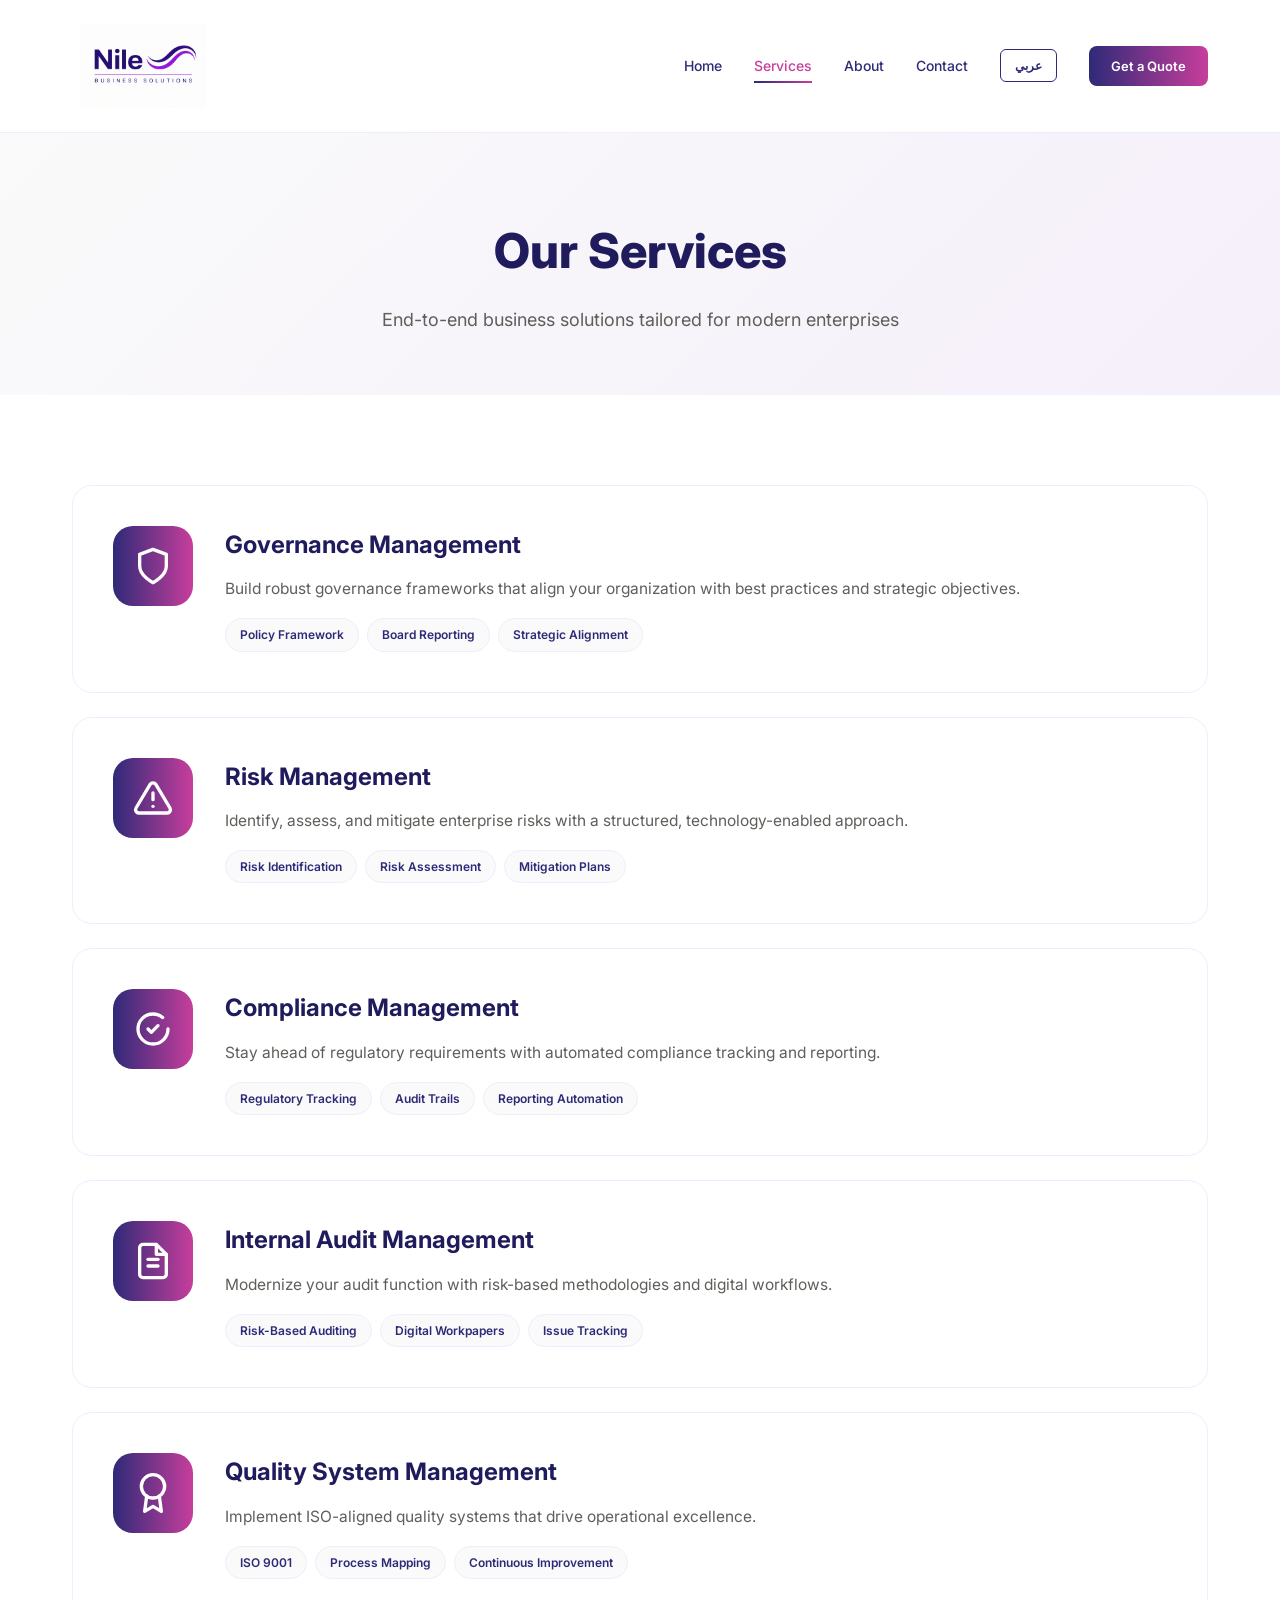
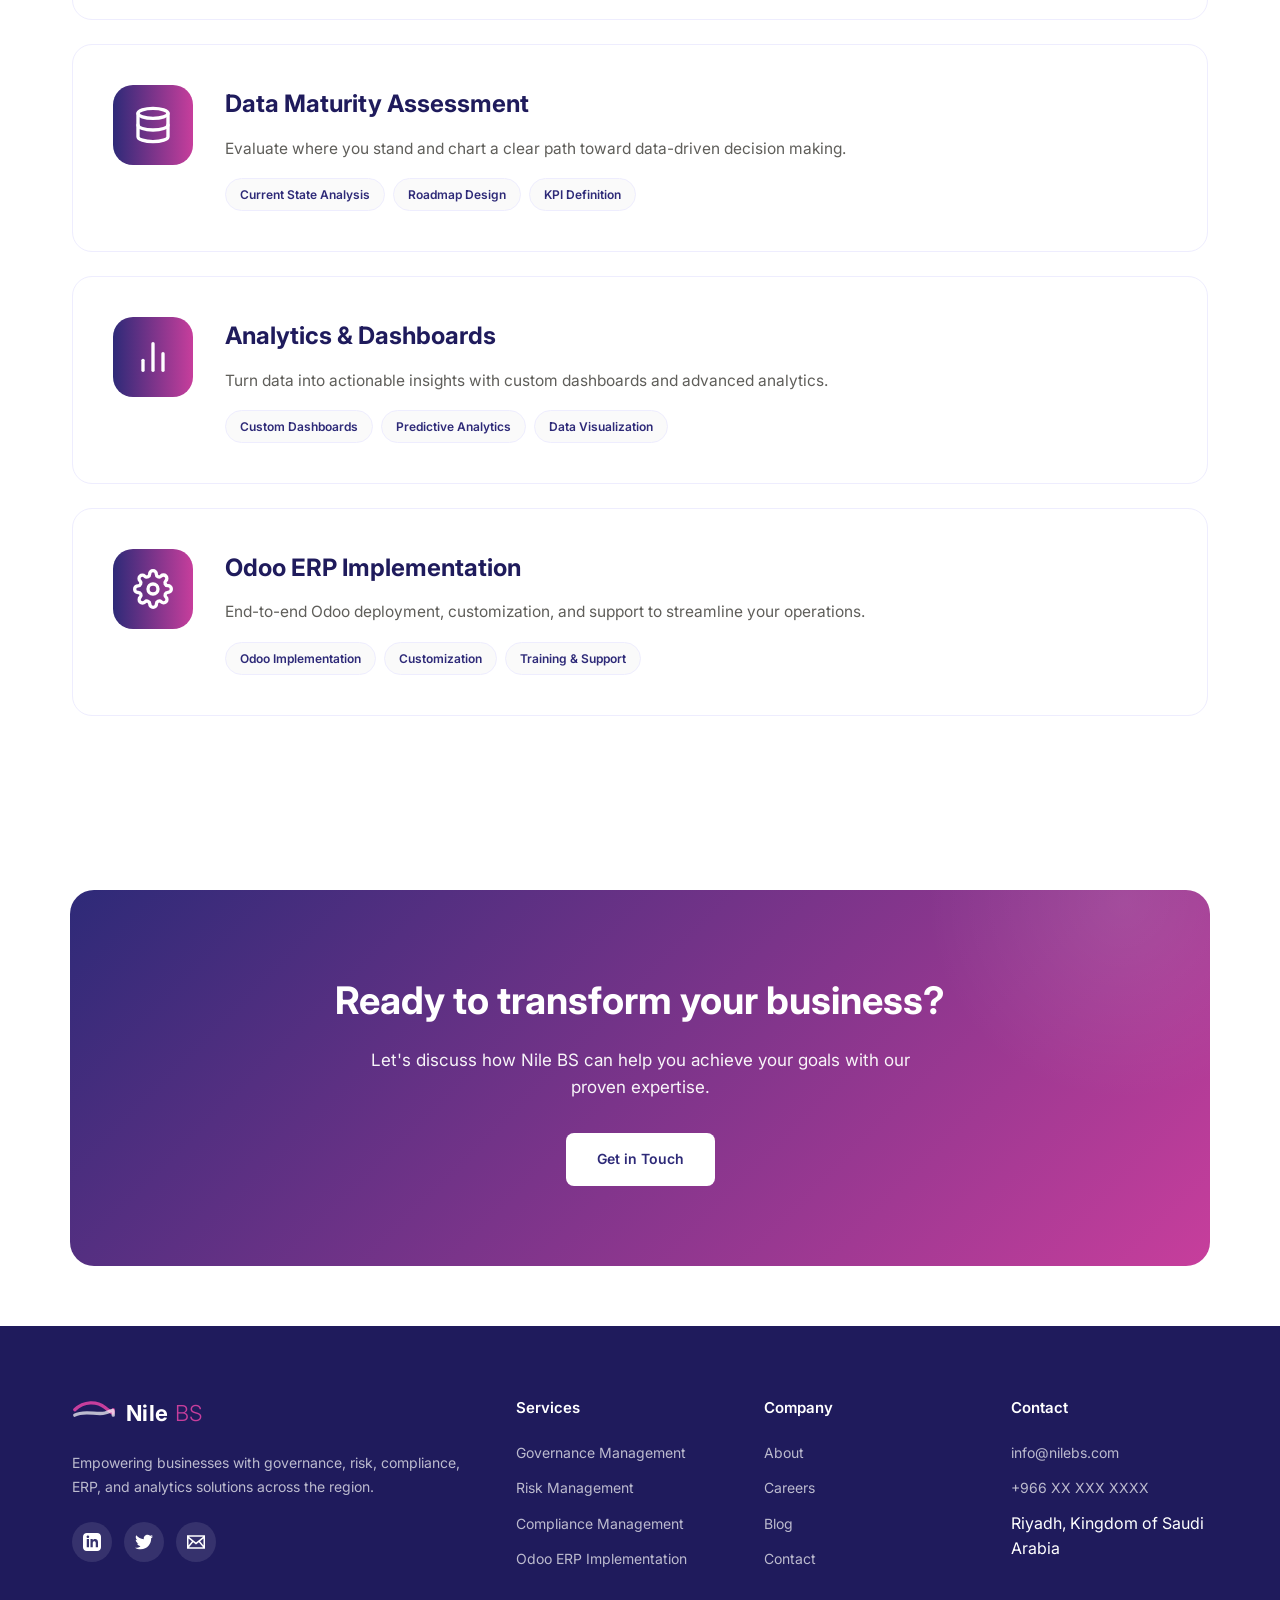
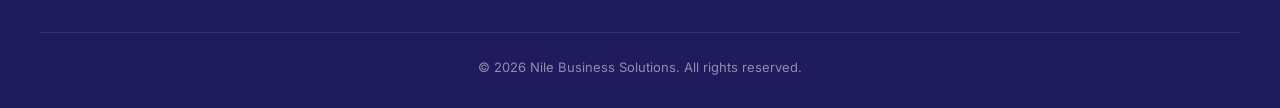
<file: services.html>
<!DOCTYPE html>
<html lang="en" dir="ltr">
<head>
<!-- Google tag (gtag.js) -->
<script async src="https://www.googletagmanager.com/gtag/js?id=G-LPM7H43KR4"></script>
<script>
  window.dataLayer = window.dataLayer || [];
  function gtag(){dataLayer.push(arguments);}
  gtag('js', new Date());

  gtag('config', 'G-LPM7H43KR4');
</script>
<meta charset="UTF-8">
<meta name="viewport" content="width=device-width, initial-scale=1.0">
<meta name="description" content="Comprehensive business solutions: GRC, Internal Audit, Quality Management, Odoo ERP, and Advanced Analytics.">
<title>Services — Nile Business Solutions</title>
<link rel="preconnect" href="https://fonts.googleapis.com">
<link rel="preconnect" href="https://fonts.gstatic.com" crossorigin>
<link href="https://fonts.googleapis.com/css2?family=Inter:wght@300;400;500;600;700;800&family=Tajawal:wght@300;400;500;700;800&display=swap" rel="stylesheet">
<link rel="stylesheet" href="css/style.css">
<link rel="icon" type="image/svg+xml" href="images/favicon.svg">
</head>
<body>

<nav class="nav">
<div class="nav-container">
<a href="index.html" class="nav-logo">
<img src="images/logo.png" alt="Nile Business Solutions" style="height: 100px; width: auto; background: #fff; padding: 8px; border-radius: 8px;">
</a>
<div class="nav-menu">
<a href="index.html" class="nav-link" data-i18n="nav.home">Home</a>
<a href="services.html" class="nav-link active" data-i18n="nav.services">Services</a>
<a href="about.html" class="nav-link" data-i18n="nav.about">About</a>
<a href="contact.html" class="nav-link" data-i18n="nav.contact">Contact</a>
<button class="lang-switch">عربي</button>
<a href="contact.html" class="nav-cta" data-i18n="nav.cta">Get a Quote</a>
</div>
<button class="mobile-menu-btn" aria-label="Menu">
<span></span><span></span><span></span>
</button>
</div>
</nav>

<section class="page-hero">
<div class="container">
<h1 data-i18n="servicespage.hero.title">Our Services</h1>
<p data-i18n="servicespage.hero.subtitle">End-to-end business solutions tailored for modern enterprises</p>
</div>
</section>

<section class="section">
<div class="container">

<div class="service-detail fade-in">
<div class="service-detail-icon">
<svg viewBox="0 0 24 24" fill="none" stroke-width="2" stroke-linecap="round" stroke-linejoin="round"><path d="M12 22s8-4 8-10V5l-8-3-8 3v7c0 6 8 10 8 10z"/></svg>
</div>
<div>
<h3 data-i18n="services.governance.title">Governance Management</h3>
<p data-i18n="services.governance.desc">Build robust governance frameworks that align your organization with best practices and strategic objectives.</p>
<div class="service-features">
<span class="service-feature" data-i18n="servicespage.governance.f1">Policy Framework</span>
<span class="service-feature" data-i18n="servicespage.governance.f2">Board Reporting</span>
<span class="service-feature" data-i18n="servicespage.governance.f3">Strategic Alignment</span>
</div>
</div>
</div>

<div class="service-detail fade-in">
<div class="service-detail-icon">
<svg viewBox="0 0 24 24" fill="none" stroke-width="2" stroke-linecap="round" stroke-linejoin="round"><path d="M10.29 3.86L1.82 18a2 2 0 0 0 1.71 3h16.94a2 2 0 0 0 1.71-3L13.71 3.86a2 2 0 0 0-3.42 0z"/><line x1="12" y1="9" x2="12" y2="13"/><line x1="12" y1="17" x2="12.01" y2="17"/></svg>
</div>
<div>
<h3 data-i18n="services.risk.title">Risk Management</h3>
<p data-i18n="services.risk.desc">Identify, assess, and mitigate enterprise risks with a structured, technology-enabled approach.</p>
<div class="service-features">
<span class="service-feature" data-i18n="servicespage.risk.f1">Risk Identification</span>
<span class="service-feature" data-i18n="servicespage.risk.f2">Risk Assessment</span>
<span class="service-feature" data-i18n="servicespage.risk.f3">Mitigation Plans</span>
</div>
</div>
</div>

<div class="service-detail fade-in">
<div class="service-detail-icon">
<svg viewBox="0 0 24 24" fill="none" stroke-width="2" stroke-linecap="round" stroke-linejoin="round"><path d="M9 12l2 2 4-4"/><path d="M21 12c0 4.97-4.03 9-9 9s-9-4.03-9-9 4.03-9 9-9c2.21 0 4.21.79 5.78 2.1"/></svg>
</div>
<div>
<h3 data-i18n="services.compliance.title">Compliance Management</h3>
<p data-i18n="services.compliance.desc">Stay ahead of regulatory requirements with automated compliance tracking and reporting.</p>
<div class="service-features">
<span class="service-feature" data-i18n="servicespage.compliance.f1">Regulatory Tracking</span>
<span class="service-feature" data-i18n="servicespage.compliance.f2">Audit Trails</span>
<span class="service-feature" data-i18n="servicespage.compliance.f3">Reporting Automation</span>
</div>
</div>
</div>

<div class="service-detail fade-in">
<div class="service-detail-icon">
<svg viewBox="0 0 24 24" fill="none" stroke-width="2" stroke-linecap="round" stroke-linejoin="round"><path d="M14 2H6a2 2 0 0 0-2 2v16a2 2 0 0 0 2 2h12a2 2 0 0 0 2-2V8z"/><polyline points="14 2 14 8 20 8"/><line x1="9" y1="15" x2="15" y2="15"/><line x1="9" y1="11" x2="15" y2="11"/></svg>
</div>
<div>
<h3 data-i18n="services.audit.title">Internal Audit Management</h3>
<p data-i18n="services.audit.desc">Modernize your audit function with risk-based methodologies and digital workflows.</p>
<div class="service-features">
<span class="service-feature" data-i18n="servicespage.audit.f1">Risk-Based Auditing</span>
<span class="service-feature" data-i18n="servicespage.audit.f2">Digital Workpapers</span>
<span class="service-feature" data-i18n="servicespage.audit.f3">Issue Tracking</span>
</div>
</div>
</div>

<div class="service-detail fade-in">
<div class="service-detail-icon">
<svg viewBox="0 0 24 24" fill="none" stroke-width="2" stroke-linecap="round" stroke-linejoin="round"><circle cx="12" cy="8" r="7"/><polyline points="8.21 13.89 7 23 12 20 17 23 15.79 13.88"/></svg>
</div>
<div>
<h3 data-i18n="services.quality.title">Quality System Management</h3>
<p data-i18n="services.quality.desc">Implement ISO-aligned quality systems that drive operational excellence.</p>
<div class="service-features">
<span class="service-feature" data-i18n="servicespage.quality.f1">ISO 9001</span>
<span class="service-feature" data-i18n="servicespage.quality.f2">Process Mapping</span>
<span class="service-feature" data-i18n="servicespage.quality.f3">Continuous Improvement</span>
</div>
</div>
</div>

<div class="service-detail fade-in">
<div class="service-detail-icon">
<svg viewBox="0 0 24 24" fill="none" stroke-width="2" stroke-linecap="round" stroke-linejoin="round"><ellipse cx="12" cy="5" rx="9" ry="3"/><path d="M21 12c0 1.66-4 3-9 3s-9-1.34-9-3"/><path d="M3 5v14c0 1.66 4 3 9 3s9-1.34 9-3V5"/></svg>
</div>
<div>
<h3 data-i18n="services.maturity.title">Data Maturity Assessment</h3>
<p data-i18n="services.maturity.desc">Evaluate where you stand and chart a clear path toward data-driven decision making.</p>
<div class="service-features">
<span class="service-feature" data-i18n="servicespage.maturity.f1">Current State Analysis</span>
<span class="service-feature" data-i18n="servicespage.maturity.f2">Roadmap Design</span>
<span class="service-feature" data-i18n="servicespage.maturity.f3">KPI Definition</span>
</div>
</div>
</div>

<div class="service-detail fade-in">
<div class="service-detail-icon">
<svg viewBox="0 0 24 24" fill="none" stroke-width="2" stroke-linecap="round" stroke-linejoin="round"><line x1="18" y1="20" x2="18" y2="10"/><line x1="12" y1="20" x2="12" y2="4"/><line x1="6" y1="20" x2="6" y2="14"/></svg>
</div>
<div>
<h3 data-i18n="services.analytics.title">Analytics & Dashboards</h3>
<p data-i18n="services.analytics.desc">Turn data into actionable insights with custom dashboards and advanced analytics.</p>
<div class="service-features">
<span class="service-feature" data-i18n="servicespage.analytics.f1">Custom Dashboards</span>
<span class="service-feature" data-i18n="servicespage.analytics.f2">Predictive Analytics</span>
<span class="service-feature" data-i18n="servicespage.analytics.f3">Data Visualization</span>
</div>
</div>
</div>

<div class="service-detail fade-in">
<div class="service-detail-icon">
<svg viewBox="0 0 24 24" fill="none" stroke-width="2" stroke-linecap="round" stroke-linejoin="round"><circle cx="12" cy="12" r="3"/><path d="M19.4 15a1.65 1.65 0 0 0 .33 1.82l.06.06a2 2 0 0 1 0 2.83 2 2 0 0 1-2.83 0l-.06-.06a1.65 1.65 0 0 0-1.82-.33 1.65 1.65 0 0 0-1 1.51V21a2 2 0 0 1-2 2 2 2 0 0 1-2-2v-.09A1.65 1.65 0 0 0 9 19.4a1.65 1.65 0 0 0-1.82.33l-.06.06a2 2 0 0 1-2.83 0 2 2 0 0 1 0-2.83l.06-.06a1.65 1.65 0 0 0 .33-1.82 1.65 1.65 0 0 0-1.51-1H3a2 2 0 0 1-2-2 2 2 0 0 1 2-2h.09A1.65 1.65 0 0 0 4.6 9a1.65 1.65 0 0 0-.33-1.82l-.06-.06a2 2 0 0 1 0-2.83 2 2 0 0 1 2.83 0l.06.06a1.65 1.65 0 0 0 1.82.33H9a1.65 1.65 0 0 0 1-1.51V3a2 2 0 0 1 2-2 2 2 0 0 1 2 2v.09a1.65 1.65 0 0 0 1 1.51 1.65 1.65 0 0 0 1.82-.33l.06-.06a2 2 0 0 1 2.83 0 2 2 0 0 1 0 2.83l-.06.06a1.65 1.65 0 0 0-.33 1.82V9a1.65 1.65 0 0 0 1.51 1H21a2 2 0 0 1 2 2 2 2 0 0 1-2 2h-.09a1.65 1.65 0 0 0-1.51 1z"/></svg>
</div>
<div>
<h3 data-i18n="services.erp.title">Odoo ERP Implementation</h3>
<p data-i18n="services.erp.desc">End-to-end Odoo deployment, customization, and support to streamline your operations.</p>
<div class="service-features">
<span class="service-feature" data-i18n="servicespage.erp.f1">Odoo Implementation</span>
<span class="service-feature" data-i18n="servicespage.erp.f2">Customization</span>
<span class="service-feature" data-i18n="servicespage.erp.f3">Training & Support</span>
</div>
</div>
</div>

</div>
</section>

<div class="cta-section fade-in">
<h2 data-i18n="cta.title">Ready to transform your business?</h2>
<p data-i18n="cta.subtitle">Let's discuss how Nile BS can help you achieve your goals with our proven expertise.</p>
<a href="contact.html" class="btn btn-white" data-i18n="cta.button">Get in Touch</a>
</div>

<footer class="footer">
<div class="footer-grid">
<div>
<a href="index.html" class="nav-logo">
<svg viewBox="0 0 80 56" xmlns="http://www.w3.org/2000/svg" style="width: 44px; height: 32px;">
<path d="M 5 22 C 22 6, 45 6, 60 18 S 75 32, 75 22" stroke="#C73E9C" stroke-width="6" fill="none" stroke-linecap="round"/>
<path d="M 5 32 C 22 22, 45 32, 60 28 S 75 18, 75 32" stroke="#fff" stroke-width="6" fill="none" stroke-linecap="round" opacity="0.7"/>
</svg>
<span class="nav-logo-text" style="color: #fff;">Nile<span style="color: #C73E9C; font-weight: 300;"> BS</span></span>
</a>
<p class="footer-about" data-i18n="footer.about">Empowering businesses with governance, risk, compliance, ERP, and analytics solutions across the region.</p>
<div class="footer-social">
<a href="#" aria-label="LinkedIn"><svg viewBox="0 0 24 24"><path d="M19 0h-14c-2.761 0-5 2.239-5 5v14c0 2.761 2.239 5 5 5h14c2.762 0 5-2.239 5-5v-14c0-2.761-2.238-5-5-5zm-11 19h-3v-11h3v11zm-1.5-12.268c-.966 0-1.75-.79-1.75-1.764s.784-1.764 1.75-1.764 1.75.79 1.75 1.764-.783 1.764-1.75 1.764zm13.5 12.268h-3v-5.604c0-3.368-4-3.113-4 0v5.604h-3v-11h3v1.765c1.396-2.586 7-2.777 7 2.476v6.759z"/></svg></a>
<a href="#" aria-label="Twitter"><svg viewBox="0 0 24 24"><path d="M24 4.557c-.883.392-1.832.656-2.828.775 1.017-.609 1.798-1.574 2.165-2.724-.951.564-2.005.974-3.127 1.195-.897-.957-2.178-1.555-3.594-1.555-3.179 0-5.515 2.966-4.797 6.045-4.091-.205-7.719-2.165-10.148-5.144-1.29 2.213-.669 5.108 1.523 6.574-.806-.026-1.566-.247-2.229-.616-.054 2.281 1.581 4.415 3.949 4.89-.693.188-1.452.232-2.224.084.626 1.956 2.444 3.379 4.6 3.419-2.07 1.623-4.678 2.348-7.29 2.04 2.179 1.397 4.768 2.212 7.548 2.212 9.142 0 14.307-7.721 13.995-14.646.962-.695 1.797-1.562 2.457-2.549z"/></svg></a>
<a href="#" aria-label="Email"><svg viewBox="0 0 24 24"><path d="M0 3v18h24v-18h-24zm6.623 7.929l-4.623 5.712v-9.458l4.623 3.746zm-4.141-5.929h19.035l-9.517 7.713-9.518-7.713zm5.694 7.188l3.824 3.099 3.83-3.104 5.612 6.817h-18.779l5.513-6.812zm9.208-1.264l4.616-3.741v9.348l-4.616-5.607z"/></svg></a>
</div>
</div>
<div>
<h4 data-i18n="footer.services">Services</h4>
<ul>
<li><a href="services.html" data-i18n="services.governance.title">Governance</a></li>
<li><a href="services.html" data-i18n="services.risk.title">Risk Management</a></li>
<li><a href="services.html" data-i18n="services.compliance.title">Compliance</a></li>
<li><a href="services.html" data-i18n="services.erp.title">Odoo ERP</a></li>
</ul>
</div>
<div>
<h4 data-i18n="footer.company">Company</h4>
<ul>
<li><a href="about.html" data-i18n="nav.about">About</a></li>
<li><a href="#" data-i18n="footer.careers">Careers</a></li>
<li><a href="#" data-i18n="footer.blog">Blog</a></li>
<li><a href="contact.html" data-i18n="nav.contact">Contact</a></li>
</ul>
</div>
<div>
<h4 data-i18n="footer.contact">Contact</h4>
<ul>
<li><a href="mailto:info@nilebs.com">info@nilebs.com</a></li>
<li><a href="tel:+966000000000">+966 XX XXX XXXX</a></li>
<li><span data-i18n="contact.address.value">Riyadh, KSA</span></li>
</ul>
</div>
</div>
<div class="footer-bottom">
<span data-i18n="footer.rights">© 2026 Nile Business Solutions. All rights reserved.</span>
</div>
</footer>

<script src="locales/translations.js"></script>
<script src="js/main.js"></script>
</body>
</html>
</file>
<file: css/style.css>
/* ==========================================================================
   Nile Business Solutions — Main Stylesheet
   ========================================================================== */

/* Reset & Base */
*, *::before, *::after { box-sizing: border-box; margin: 0; padding: 0; }
html { scroll-behavior: smooth; }
body {
  font-family: 'Inter', -apple-system, BlinkMacSystemFont, 'Segoe UI', Roboto, sans-serif;
  font-size: 16px;
  line-height: 1.6;
  color: #1F1B5C;
  background: #fff;
  -webkit-font-smoothing: antialiased;
  -moz-osx-font-smoothing: grayscale;
}

/* RTL Support */
body[dir="rtl"] {
  font-family: 'Tajawal', -apple-system, sans-serif;
  text-align: right;
}

/* Brand Variables */
:root {
  --primary: #2E2A78;
  --primary-dark: #1F1B5C;
  --secondary: #C73E9C;
  --secondary-dark: #9B2D7A;
  --accent: #5E2D8E;
  --gradient: linear-gradient(90deg, #2E2A78, #C73E9C);
  --gradient-soft: linear-gradient(135deg, #FAFAFA 0%, #F5EFFA 100%);
  --gradient-bold: linear-gradient(135deg, #2E2A78 0%, #C73E9C 100%);
  --text-dark: #1F1B5C;
  --text-medium: #5F5E5A;
  --text-light: #888780;
  --bg-light: #FAFAFA;
  --border-light: #EEEDFE;
  --shadow-sm: 0 2px 8px rgba(46, 42, 120, 0.06);
  --shadow-md: 0 8px 24px rgba(46, 42, 120, 0.1);
  --shadow-lg: 0 12px 40px rgba(46, 42, 120, 0.15);
  --transition: all 0.3s cubic-bezier(0.4, 0, 0.2, 1);
}

img { max-width: 100%; height: auto; display: block; }
a { color: inherit; text-decoration: none; transition: var(--transition); }
button { font-family: inherit; cursor: pointer; border: none; background: none; }
ul { list-style: none; }

/* Container */
.container {
  max-width: 1200px;
  margin: 0 auto;
  padding: 0 32px;
}

/* ==========================================================================
   Navigation
   ========================================================================== */
.nav {
  background: rgba(255, 255, 255, 0.95);
  backdrop-filter: blur(10px);
  -webkit-backdrop-filter: blur(10px);
  border-bottom: 1px solid var(--border-light);
  padding: 16px 0;
  position: sticky;
  top: 0;
  z-index: 100;
  transition: var(--transition);
}

.nav-container {
  max-width: 1200px;
  margin: 0 auto;
  padding: 0 32px;
  display: flex;
  align-items: center;
  justify-content: space-between;
}

.nav-logo {
  display: flex;
  align-items: center;
  gap: 10px;
}

.nav-logo svg { width: 44px; height: 32px; }

.nav-logo-text {
  font-size: 22px;
  font-weight: 700;
  color: var(--primary);
  letter-spacing: 0.3px;
}

.nav-logo-text .bs {
  color: var(--secondary);
  font-weight: 300;
}

.nav-menu {
  display: flex;
  gap: 32px;
  align-items: center;
}

.nav-link {
  color: var(--primary);
  font-size: 14px;
  font-weight: 500;
  position: relative;
  padding: 6px 0;
}

.nav-link::after {
  content: '';
  position: absolute;
  bottom: 0;
  left: 0;
  width: 0;
  height: 2px;
  background: var(--gradient);
  transition: var(--transition);
}

.nav-link:hover::after,
.nav-link.active::after {
  width: 100%;
}

.nav-link.active {
  color: var(--secondary);
}

.lang-switch {
  padding: 8px 14px;
  border: 1.5px solid var(--primary);
  border-radius: 6px;
  font-size: 12px;
  color: var(--primary);
  background: #fff;
  font-weight: 600;
  cursor: pointer;
  transition: var(--transition);
}

.lang-switch:hover {
  background: var(--primary);
  color: #fff;
}

.nav-cta {
  background: var(--gradient);
  color: #fff !important;
  padding: 10px 22px;
  border-radius: 8px;
  font-size: 13px;
  font-weight: 600;
  transition: var(--transition);
}

.nav-cta:hover {
  transform: translateY(-2px);
  box-shadow: var(--shadow-md);
}

.mobile-menu-btn {
  display: none;
  width: 40px;
  height: 40px;
  flex-direction: column;
  justify-content: center;
  align-items: center;
  gap: 4px;
}

.mobile-menu-btn span {
  width: 24px;
  height: 2px;
  background: var(--primary);
  transition: var(--transition);
}

/* ==========================================================================
   Hero Section
   ========================================================================== */
.hero {
  background: var(--gradient-soft);
  padding: 100px 0 80px;
  text-align: center;
  position: relative;
  overflow: hidden;
}

.hero::before,
.hero::after {
  content: '';
  position: absolute;
  border-radius: 50%;
  pointer-events: none;
}

.hero::before {
  top: -150px;
  right: -150px;
  width: 500px;
  height: 500px;
  background: radial-gradient(circle, rgba(199, 62, 156, 0.1) 0%, transparent 70%);
}

.hero::after {
  bottom: -200px;
  left: -200px;
  width: 600px;
  height: 600px;
  background: radial-gradient(circle, rgba(46, 42, 120, 0.08) 0%, transparent 70%);
}

.hero-tag {
  display: inline-block;
  padding: 8px 20px;
  background: #fff;
  border: 1px solid var(--border-light);
  border-radius: 100px;
  font-size: 12px;
  color: var(--secondary);
  font-weight: 600;
  letter-spacing: 1.5px;
  margin-bottom: 28px;
  position: relative;
  z-index: 1;
  animation: fadeInUp 0.6s ease forwards;
}

.hero h1 {
  font-size: 56px;
  font-weight: 800;
  line-height: 1.1;
  margin-bottom: 24px;
  max-width: 800px;
  margin-left: auto;
  margin-right: auto;
  position: relative;
  z-index: 1;
  animation: fadeInUp 0.8s ease forwards;
  animation-delay: 0.1s;
  opacity: 0;
}

.hero h1 .accent {
  background: var(--gradient);
  -webkit-background-clip: text;
  -webkit-text-fill-color: transparent;
  background-clip: text;
}

.hero p {
  font-size: 19px;
  color: var(--text-medium);
  max-width: 640px;
  margin: 0 auto 40px;
  position: relative;
  z-index: 1;
  animation: fadeInUp 1s ease forwards;
  animation-delay: 0.2s;
  opacity: 0;
}

.hero-buttons {
  display: flex;
  gap: 16px;
  justify-content: center;
  flex-wrap: wrap;
  position: relative;
  z-index: 1;
  animation: fadeInUp 1.2s ease forwards;
  animation-delay: 0.3s;
  opacity: 0;
}

.btn {
  display: inline-flex;
  align-items: center;
  gap: 8px;
  padding: 14px 30px;
  border-radius: 8px;
  font-size: 14px;
  font-weight: 600;
  transition: var(--transition);
  cursor: pointer;
  border: 1.5px solid transparent;
}

.btn-primary {
  background: var(--gradient);
  color: #fff;
}

.btn-primary:hover {
  transform: translateY(-3px);
  box-shadow: var(--shadow-lg);
}

.btn-secondary {
  background: #fff;
  color: var(--primary);
  border-color: var(--primary);
}

.btn-secondary:hover {
  background: var(--primary);
  color: #fff;
}

@keyframes fadeInUp {
  from { opacity: 0; transform: translateY(30px); }
  to { opacity: 1; transform: translateY(0); }
}

/* ==========================================================================
   Sections
   ========================================================================== */
.section {
  padding: 90px 0;
}

.section-alt {
  background: var(--bg-light);
}

.section-title {
  text-align: center;
  max-width: 720px;
  margin: 0 auto 60px;
}

.section-tag {
  display: inline-block;
  font-size: 12px;
  color: var(--secondary);
  font-weight: 700;
  letter-spacing: 2.5px;
  margin-bottom: 14px;
  text-transform: uppercase;
}

.section-title h2 {
  font-size: 42px;
  font-weight: 700;
  color: var(--primary-dark);
  margin-bottom: 16px;
  line-height: 1.2;
}

.section-title p {
  font-size: 17px;
  color: var(--text-medium);
}

/* ==========================================================================
   Stats
   ========================================================================== */
.stats {
  padding: 70px 0;
}

.stats-grid {
  display: grid;
  grid-template-columns: repeat(4, 1fr);
  gap: 32px;
  max-width: 1000px;
  margin: 0 auto;
  text-align: center;
}

.stat-item {
  padding: 20px;
}

.stat-num {
  font-size: 48px;
  font-weight: 800;
  background: var(--gradient);
  -webkit-background-clip: text;
  -webkit-text-fill-color: transparent;
  background-clip: text;
  margin-bottom: 8px;
  line-height: 1;
}

.stat-label {
  font-size: 13px;
  color: var(--text-medium);
  font-weight: 600;
  letter-spacing: 1.5px;
  text-transform: uppercase;
}

/* ==========================================================================
   Services Grid
   ========================================================================== */
.services-grid {
  display: grid;
  grid-template-columns: repeat(auto-fit, minmax(280px, 1fr));
  gap: 24px;
  max-width: 1200px;
  margin: 0 auto;
}

.service-card {
  background: #fff;
  padding: 32px 28px;
  border-radius: 16px;
  border: 1px solid var(--border-light);
  transition: var(--transition);
  cursor: pointer;
  position: relative;
  overflow: hidden;
}

.service-card::before {
  content: '';
  position: absolute;
  top: 0;
  left: 0;
  width: 100%;
  height: 4px;
  background: var(--gradient);
  transform: scaleX(0);
  transform-origin: left;
  transition: var(--transition);
}

.service-card:hover {
  transform: translateY(-8px);
  box-shadow: var(--shadow-lg);
  border-color: var(--secondary);
}

.service-card:hover::before {
  transform: scaleX(1);
}

.service-icon {
  width: 56px;
  height: 56px;
  border-radius: 14px;
  background: var(--gradient);
  display: flex;
  align-items: center;
  justify-content: center;
  margin-bottom: 22px;
  color: #fff;
}

.service-icon svg {
  width: 28px;
  height: 28px;
  stroke: #fff;
}

.service-card h3 {
  font-size: 19px;
  font-weight: 700;
  color: var(--primary-dark);
  margin-bottom: 12px;
}

.service-card p {
  font-size: 14.5px;
  color: var(--text-medium);
  line-height: 1.65;
}

/* ==========================================================================
   Customer Logos Carousel
   ========================================================================== */
.customers {
  padding: 80px 0;
  background: #fff;
  overflow: hidden;
}

.customers-title {
  text-align: center;
  font-size: 13px;
  color: var(--text-medium);
  font-weight: 700;
  letter-spacing: 2.5px;
  margin-bottom: 50px;
  text-transform: uppercase;
}

.logos-track-wrapper {
  overflow: hidden;
  width: 100%;
  -webkit-mask-image: linear-gradient(to right, transparent, #000 10%, #000 90%, transparent);
  mask-image: linear-gradient(to right, transparent, #000 10%, #000 90%, transparent);
}

.logos-track {
  display: flex;
  gap: 60px;
  animation: scroll 35s linear infinite;
  width: max-content;
}

.logos-track:hover {
  animation-play-state: paused;
}

.logo-item {
  flex-shrink: 0;
  width: 160px;
  height: 70px;
  display: flex;
  align-items: center;
  justify-content: center;
  background: #fff;
  border: 1px solid var(--border-light);
  border-radius: 10px;
  color: var(--text-light);
  font-size: 13px;
  font-weight: 600;
  filter: grayscale(100%) opacity(0.65);
  transition: var(--transition);
  padding: 12px;
}

.logo-item:hover {
  filter: grayscale(0%) opacity(1);
  transform: scale(1.05);
  border-color: var(--secondary);
}

.logo-item img {
  max-width: 100%;
  max-height: 100%;
  object-fit: contain;
}

@keyframes scroll {
  0% { transform: translateX(0); }
  100% { transform: translateX(-50%); }
}

[dir="rtl"] .logos-track {
  animation: scroll-rtl 35s linear infinite;
}

@keyframes scroll-rtl {
  0% { transform: translateX(-50%); }
  100% { transform: translateX(0); }
}

/* ==========================================================================
   CTA Section
   ========================================================================== */
.cta-section {
  background: var(--gradient-bold);
  padding: 80px 60px;
  text-align: center;
  color: #fff;
  border-radius: 24px;
  margin: 60px auto;
  max-width: 1140px;
  position: relative;
  overflow: hidden;
}

.cta-section::before {
  content: '';
  position: absolute;
  top: -50%;
  right: -10%;
  width: 400px;
  height: 400px;
  background: radial-gradient(circle, rgba(255, 255, 255, 0.1) 0%, transparent 70%);
  border-radius: 50%;
}

.cta-section h2 {
  font-size: 38px;
  font-weight: 700;
  margin-bottom: 16px;
  position: relative;
  z-index: 1;
}

.cta-section p {
  font-size: 17px;
  opacity: 0.95;
  max-width: 540px;
  margin: 0 auto 32px;
  position: relative;
  z-index: 1;
}

.btn-white {
  background: #fff;
  color: var(--primary);
  position: relative;
  z-index: 1;
}

.btn-white:hover {
  transform: translateY(-3px);
  box-shadow: 0 12px 30px rgba(0, 0, 0, 0.2);
}

/* ==========================================================================
   Footer
   ========================================================================== */
.footer {
  background: var(--primary-dark);
  color: #fff;
  padding: 70px 0 30px;
}

.footer-grid {
  display: grid;
  grid-template-columns: 2fr 1fr 1fr 1fr;
  gap: 50px;
  max-width: 1200px;
  margin: 0 auto 50px;
  padding: 0 32px;
}

.footer-about {
  font-size: 14px;
  color: rgba(255, 255, 255, 0.7);
  line-height: 1.7;
  margin-top: 20px;
  margin-bottom: 24px;
}

.footer-social {
  display: flex;
  gap: 12px;
}

.footer-social a {
  width: 40px;
  height: 40px;
  border-radius: 50%;
  background: rgba(255, 255, 255, 0.1);
  display: flex;
  align-items: center;
  justify-content: center;
  transition: var(--transition);
}

.footer-social a:hover {
  background: var(--secondary);
  transform: translateY(-3px);
}

.footer-social svg {
  width: 18px;
  height: 18px;
  fill: #fff;
}

.footer h4 {
  font-size: 15px;
  margin-bottom: 20px;
  color: #fff;
  font-weight: 600;
}

.footer ul li {
  margin-bottom: 10px;
}

.footer a {
  color: rgba(255, 255, 255, 0.7);
  font-size: 14px;
}

.footer a:hover {
  color: var(--secondary);
}

.footer-bottom {
  border-top: 1px solid rgba(255, 255, 255, 0.1);
  padding-top: 24px;
  text-align: center;
  font-size: 13px;
  color: rgba(255, 255, 255, 0.5);
  max-width: 1200px;
  margin: 0 auto;
  padding-left: 32px;
  padding-right: 32px;
}

/* ==========================================================================
   Page Hero (for inner pages)
   ========================================================================== */
.page-hero {
  background: var(--gradient-soft);
  padding: 80px 0 60px;
  text-align: center;
  position: relative;
  overflow: hidden;
}

.page-hero h1 {
  font-size: 48px;
  font-weight: 800;
  color: var(--primary-dark);
  margin-bottom: 16px;
}

.page-hero p {
  font-size: 18px;
  color: var(--text-medium);
  max-width: 600px;
  margin: 0 auto;
}

.breadcrumb {
  font-size: 13px;
  color: var(--text-medium);
  margin-bottom: 16px;
}

.breadcrumb a:hover {
  color: var(--secondary);
}

/* ==========================================================================
   Service Detail Cards (Services page)
   ========================================================================== */
.service-detail {
  background: #fff;
  border-radius: 20px;
  padding: 40px;
  margin-bottom: 24px;
  border: 1px solid var(--border-light);
  display: grid;
  grid-template-columns: auto 1fr;
  gap: 32px;
  align-items: start;
  transition: var(--transition);
}

.service-detail:hover {
  box-shadow: var(--shadow-md);
}

.service-detail-icon {
  width: 80px;
  height: 80px;
  border-radius: 20px;
  background: var(--gradient);
  display: flex;
  align-items: center;
  justify-content: center;
  flex-shrink: 0;
}

.service-detail-icon svg {
  width: 40px;
  height: 40px;
  stroke: #fff;
}

.service-detail h3 {
  font-size: 24px;
  color: var(--primary-dark);
  margin-bottom: 12px;
  font-weight: 700;
}

.service-detail p {
  font-size: 15.5px;
  color: var(--text-medium);
  margin-bottom: 16px;
  line-height: 1.7;
}

.service-features {
  display: flex;
  flex-wrap: wrap;
  gap: 8px;
}

.service-feature {
  background: var(--bg-light);
  border: 1px solid var(--border-light);
  color: var(--primary);
  font-size: 12px;
  font-weight: 600;
  padding: 6px 14px;
  border-radius: 100px;
}

/* ==========================================================================
   About Page
   ========================================================================== */
.about-grid {
  display: grid;
  grid-template-columns: 1fr 1fr;
  gap: 60px;
  align-items: center;
  max-width: 1100px;
  margin: 0 auto;
}

.about-image {
  background: var(--gradient-soft);
  border-radius: 20px;
  padding: 60px;
  text-align: center;
}

.about-image svg {
  width: 100%;
  max-width: 300px;
}

.about-text h2 {
  font-size: 36px;
  color: var(--primary-dark);
  margin-bottom: 20px;
  font-weight: 700;
  line-height: 1.2;
}

.about-text p {
  font-size: 16px;
  color: var(--text-medium);
  margin-bottom: 16px;
  line-height: 1.7;
}

.values-grid {
  display: grid;
  grid-template-columns: repeat(auto-fit, minmax(240px, 1fr));
  gap: 24px;
  max-width: 1100px;
  margin: 0 auto;
}

.value-card {
  text-align: center;
  padding: 32px 24px;
  background: #fff;
  border-radius: 16px;
  border: 1px solid var(--border-light);
  transition: var(--transition);
}

.value-card:hover {
  transform: translateY(-6px);
  box-shadow: var(--shadow-md);
  border-color: var(--secondary);
}

.value-icon {
  width: 64px;
  height: 64px;
  border-radius: 16px;
  background: var(--gradient);
  display: flex;
  align-items: center;
  justify-content: center;
  margin: 0 auto 20px;
}

.value-icon svg {
  width: 32px;
  height: 32px;
  stroke: #fff;
}

.value-card h3 {
  font-size: 18px;
  color: var(--primary-dark);
  margin-bottom: 10px;
  font-weight: 700;
}

.value-card p {
  font-size: 14px;
  color: var(--text-medium);
  line-height: 1.6;
}

/* ==========================================================================
   Contact Page
   ========================================================================== */
.contact-grid {
  display: grid;
  grid-template-columns: 1fr 1.2fr;
  gap: 60px;
  max-width: 1100px;
  margin: 0 auto;
}

.contact-info h3 {
  font-size: 24px;
  color: var(--primary-dark);
  margin-bottom: 16px;
  font-weight: 700;
}

.contact-info > p {
  font-size: 15px;
  color: var(--text-medium);
  margin-bottom: 32px;
  line-height: 1.7;
}

.contact-item {
  display: flex;
  gap: 16px;
  align-items: start;
  margin-bottom: 24px;
}

.contact-item-icon {
  width: 44px;
  height: 44px;
  border-radius: 12px;
  background: var(--gradient);
  display: flex;
  align-items: center;
  justify-content: center;
  flex-shrink: 0;
}

.contact-item-icon svg {
  width: 20px;
  height: 20px;
  stroke: #fff;
}

.contact-item-content strong {
  display: block;
  font-size: 14px;
  color: var(--primary-dark);
  margin-bottom: 4px;
  font-weight: 600;
}

.contact-item-content span,
.contact-item-content a {
  font-size: 14px;
  color: var(--text-medium);
}

.contact-form {
  background: #fff;
  padding: 40px;
  border-radius: 20px;
  border: 1px solid var(--border-light);
  box-shadow: var(--shadow-sm);
}

.form-group {
  margin-bottom: 20px;
}

.form-group label {
  display: block;
  font-size: 13px;
  font-weight: 600;
  color: var(--primary-dark);
  margin-bottom: 8px;
}

.form-group input,
.form-group select,
.form-group textarea {
  width: 100%;
  padding: 12px 16px;
  border: 1.5px solid var(--border-light);
  border-radius: 8px;
  font-size: 14px;
  font-family: inherit;
  color: var(--primary-dark);
  background: #fff;
  transition: var(--transition);
}

.form-group input:focus,
.form-group select:focus,
.form-group textarea:focus {
  outline: none;
  border-color: var(--secondary);
  box-shadow: 0 0 0 3px rgba(199, 62, 156, 0.1);
}

.form-group textarea {
  resize: vertical;
  min-height: 120px;
}

.form-row {
  display: grid;
  grid-template-columns: 1fr 1fr;
  gap: 16px;
}

.form-submit {
  width: 100%;
  background: var(--gradient);
  color: #fff;
  padding: 14px;
  border-radius: 8px;
  font-size: 14px;
  font-weight: 600;
  transition: var(--transition);
}

.form-submit:hover {
  transform: translateY(-2px);
  box-shadow: var(--shadow-md);
}

/* ==========================================================================
   Responsive Design
   ========================================================================== */
@media (max-width: 968px) {
  .nav-menu { gap: 20px; }
  .hero h1 { font-size: 42px; }
  .stats-grid { grid-template-columns: repeat(2, 1fr); gap: 24px; }
  .footer-grid { grid-template-columns: 1fr 1fr; gap: 32px; }
  .about-grid, .contact-grid { grid-template-columns: 1fr; gap: 32px; }
  .service-detail { grid-template-columns: 1fr; text-align: center; }
  .service-detail-icon { margin: 0 auto; }
  .section-title h2 { font-size: 32px; }
  .cta-section h2 { font-size: 30px; }
}

@media (max-width: 720px) {
  .container, .nav-container { padding: 0 20px; }
  .nav-menu { display: none; position: absolute; top: 100%; left: 0; right: 0; background: #fff; flex-direction: column; padding: 20px; gap: 14px; box-shadow: var(--shadow-md); border-top: 1px solid var(--border-light); }
  .nav-menu.active { display: flex; }
  .mobile-menu-btn { display: flex; }
  .hero { padding: 70px 0 60px; }
  .hero h1 { font-size: 34px; }
  .hero p { font-size: 16px; }
  .section { padding: 60px 0; }
  .section-title h2 { font-size: 28px; }
  .form-row { grid-template-columns: 1fr; }
  .stats-grid { grid-template-columns: repeat(2, 1fr); }
  .stat-num { font-size: 36px; }
  .footer-grid { grid-template-columns: 1fr; }
  .cta-section { padding: 50px 30px; margin: 40px 20px; }
  .cta-section h2 { font-size: 26px; }
  .contact-form { padding: 28px; }
}

/* ==========================================================================
   Utilities
   ========================================================================== */
.fade-in {
  opacity: 0;
  transform: translateY(30px);
  transition: opacity 0.8s ease, transform 0.8s ease;
}

.fade-in.visible {
  opacity: 1;
  transform: translateY(0);
}

.text-center { text-align: center; }
</file>
